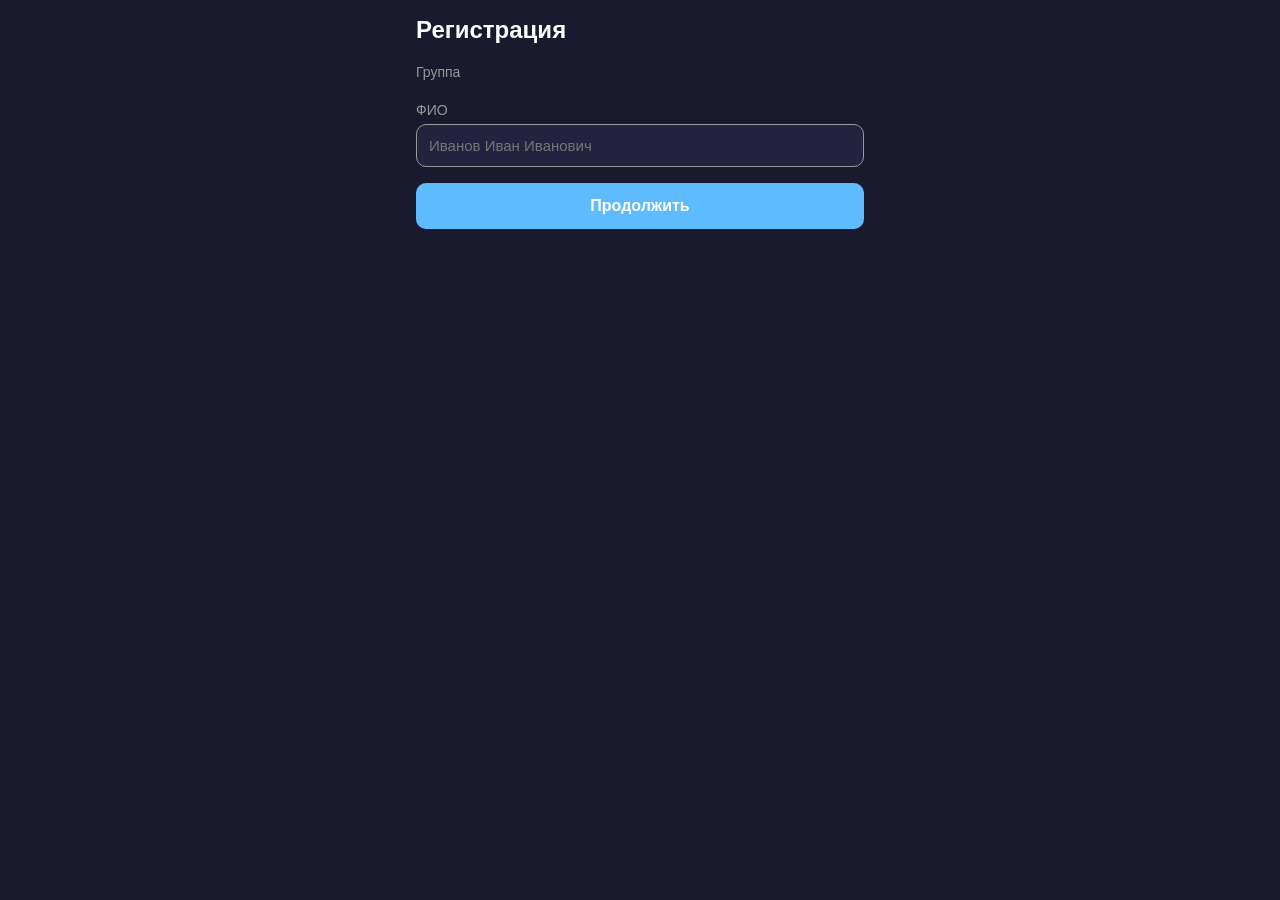
<file: webapp/index.html>
<!DOCTYPE html>
<html lang="ru">
<head>
    <meta charset="UTF-8">
    <meta name="viewport" content="width=device-width, initial-scale=1.0">
    <title>Практика: Бизнес-задачи сайтов</title>
    <script src="https://telegram.org/js/telegram-web-app.js"></script>
    <link rel="stylesheet" href="css/style.css">
</head>
<body>
    <!-- Paused -->
    <div id="screen-paused" class="screen hidden">
        <div class="done-icon" style="background:#f9a825">&#9208;</div>
        <h2>Время на сдачу практики закончено</h2>
        <p>Приём новых работ приостановлен преподавателем.</p>
    </div>

    <!-- Registration -->
    <div id="screen-register" class="screen">
        <h1>Регистрация</h1>
        <div class="form-group">
            <label>Группа</label>
            <div class="group-buttons" id="group-select"></div>
        </div>
        <div class="form-group">
            <label>ФИО</label>
            <input type="text" id="reg-name" placeholder="Иванов Иван Иванович">
        </div>
        <button class="btn-primary" id="btn-register">Продолжить</button>
    </div>

    <!-- Progress bar -->
    <div id="progress-bar" class="hidden">
        <div class="step-indicator" data-step="1"><span>1</span> Анализ</div>
        <div class="step-indicator" data-step="2"><span>2</span> Сравнение</div>
        <div class="step-indicator" data-step="3"><span>3</span> Аудит</div>
    </div>

    <!-- Step 1a: Choose site -->
    <div id="screen-step1a" class="screen hidden">
        <h2>Шаг 1: Выберите сайт</h2>
        <p class="hint">Выберите сайт для анализа и укажите, какую версию будете изучать</p>

        <div class="form-group">
            <label>Сайт</label>
            <select id="site-select"><option value="">Загрузка...</option></select>
        </div>
        <div class="form-group hidden" id="custom-url-group">
            <label>URL сайта</label>
            <input type="url" id="custom-url" placeholder="https://example.com">
        </div>

        <div class="form-group">
            <label>Версия сайта</label>
            <div class="group-buttons" id="platform-select">
                <div class="group-btn" data-val="web">WEB</div>
                <div class="group-btn" data-val="mobile">Мобильный WEB</div>
            </div>
        </div>

        <div class="nav-buttons">
            <button class="btn-primary" id="btn-next-1a">Далее</button>
        </div>
    </div>

    <!-- Step 1b: Framework -->
    <div id="screen-step1b" class="screen hidden">
        <h2>Шаг 1: Framework</h2>
        <div class="site-reminder" id="reminder-1b"></div>

        <div class="form-group">
            <label>Задача: Что хочет бизнес?</label>
            <textarea id="s1-task" rows="3"></textarea>
        </div>
        <div class="form-group">
            <label>Действие: Что должен сделать пользователь?</label>
            <textarea id="s1-action" rows="3"></textarea>
        </div>
        <div class="form-group">
            <label>Интерфейс: Как это реализовано на сайте?</label>
            <textarea id="s1-interface" rows="3"></textarea>
        </div>
        <div class="form-group">
            <label>Метрика: Как измерить результат?</label>
            <textarea id="s1-metric" rows="3"></textarea>
        </div>

        <div class="nav-buttons">
            <button class="btn-secondary" id="btn-back-1b">Назад</button>
            <button class="btn-primary" id="btn-next-1b">Далее</button>
        </div>
    </div>

    <!-- Step 1c: Additional questions -->
    <div id="screen-step1c" class="screen hidden">
        <h2>Шаг 1: Дополнительные вопросы</h2>
        <div class="site-reminder" id="reminder-1c"></div>

        <div class="form-group">
            <label>Какой главный CTA на первом экране? Насколько он очевиден?</label>
            <textarea id="s1-q1" rows="2"></textarea>
        </div>
        <div class="form-group">
            <label>Есть ли социальное доказательство (отзывы, рейтинги, кейсы)?</label>
            <textarea id="s1-q2" rows="2"></textarea>
        </div>
        <div class="form-group">
            <label>Сколько кликов нужно для целевого действия?</label>
            <div class="inline-group">
                <input type="number" id="s1-q3-num" min="1" max="20" style="width:80px" placeholder="3">
                <input type="text" id="s1-q3-comment" placeholder="Комментарий">
            </div>
        </div>
        <div class="form-group">
            <label>Решает ли сайт доп. задачи (HR, поддержка, имидж)?</label>
            <textarea id="s1-q4" rows="2"></textarea>
        </div>

        <div class="nav-buttons">
            <button class="btn-secondary" id="btn-back-1c">Назад</button>
            <button class="btn-primary" id="btn-next-1c">Сохранить и далее</button>
        </div>
    </div>

    <!-- Step 2: Comparative Analysis -->
    <div id="screen-step2" class="screen hidden">
        <h2>Шаг 2: Сравнительный анализ</h2>
        <p class="hint">Выберите 2 любых сайта и сравните их бизнес-задачи</p>

        <div class="form-group">
            <label>URL сайта 1</label>
            <input type="url" id="s2-url1" placeholder="https://lamoda.ru">
        </div>
        <div class="form-group">
            <label>URL сайта 2</label>
            <input type="url" id="s2-url2" placeholder="https://alfabank.ru">
        </div>

        <h3 id="s2-title-1">Сайт 1</h3>
        <div class="form-group">
            <label>Задача</label><textarea id="s2-s1-task" rows="2"></textarea>
        </div>
        <div class="form-group">
            <label>Аудитория</label><textarea id="s2-s1-audience" rows="2"></textarea>
        </div>
        <div class="form-group">
            <label>Главный CTA</label><textarea id="s2-s1-cta" rows="2"></textarea>
        </div>
        <div class="form-group">
            <label>Контент</label><textarea id="s2-s1-content" rows="2"></textarea>
        </div>
        <div class="form-group">
            <label>Метрика</label><textarea id="s2-s1-metric" rows="2"></textarea>
        </div>

        <h3 id="s2-title-2">Сайт 2</h3>
        <div class="form-group">
            <label>Задача</label><textarea id="s2-s2-task" rows="2"></textarea>
        </div>
        <div class="form-group">
            <label>Аудитория</label><textarea id="s2-s2-audience" rows="2"></textarea>
        </div>
        <div class="form-group">
            <label>Главный CTA</label><textarea id="s2-s2-cta" rows="2"></textarea>
        </div>
        <div class="form-group">
            <label>Контент</label><textarea id="s2-s2-content" rows="2"></textarea>
        </div>
        <div class="form-group">
            <label>Метрика</label><textarea id="s2-s2-metric" rows="2"></textarea>
        </div>

        <div class="form-group">
            <label>В чём главное отличие этих сайтов? Какой решает свою задачу лучше и почему?</label>
            <textarea id="s2-why" rows="3"></textarea>
        </div>

        <div class="nav-buttons">
            <button class="btn-secondary" id="btn-back-2">Назад</button>
            <button class="btn-primary" id="btn-next-2">Далее</button>
        </div>
    </div>

    <!-- Step 3: Audit & Recommendations -->
    <div id="screen-step3" class="screen hidden">
        <h2>Шаг 3: Аудит и рекомендации</h2>
        <div class="site-reminder" id="reminder-3"></div>

        <h3>Чек-лист</h3>
        <div id="checklist"></div>

        <h3>Рекомендации</h3>
        <div class="form-group">
            <label>Что убрать - что мешает целевому действию?</label>
            <textarea id="s3-remove" rows="3"></textarea>
        </div>
        <div class="form-group">
            <label>Что добавить - чего не хватает для конверсии?</label>
            <textarea id="s3-add" rows="3"></textarea>
        </div>
        <div class="form-group">
            <label>Что изменить - что переделать для эффективности?</label>
            <textarea id="s3-change" rows="3"></textarea>
        </div>

        <div class="nav-buttons">
            <button class="btn-secondary" id="btn-back-3">Назад</button>
            <button class="btn-primary" id="btn-submit">Сдать практику</button>
        </div>
    </div>

    <!-- Summary before submit -->
    <div id="screen-summary" class="screen hidden">
        <h2>Проверьте перед сдачей</h2>
        <div id="summary-content"></div>
        <div class="nav-buttons" style="margin-top:16px">
            <button class="btn-secondary" id="btn-back-summary">Назад</button>
            <button class="btn-primary" id="btn-confirm-submit">Подтвердить сдачу</button>
        </div>
    </div>

    <!-- Done -->
    <div id="screen-done" class="screen hidden">
        <div class="done-icon">&#10003;</div>
        <h2>Практика сдана!</h2>
        <p>Ваши ответы сохранены. Можете закрыть это окно.</p>
        <button class="btn-secondary" id="btn-review" style="margin-top:16px">Посмотреть ответы</button>
        <button class="btn-secondary" id="btn-reset" style="margin-top:8px;display:none;color:#f44336;border-color:#f44336">Обнулить и пройти заново</button>
    </div>

    <!-- Read-only review -->
    <div id="screen-review" class="screen hidden">
        <h2>Ваши ответы (только чтение)</h2>
        <div id="review-content"></div>
        <button class="btn-secondary" id="btn-back-review" style="margin-top:16px">Назад</button>
    </div>

    <script src="js/app.js"></script>
</body>
</html>
</file>
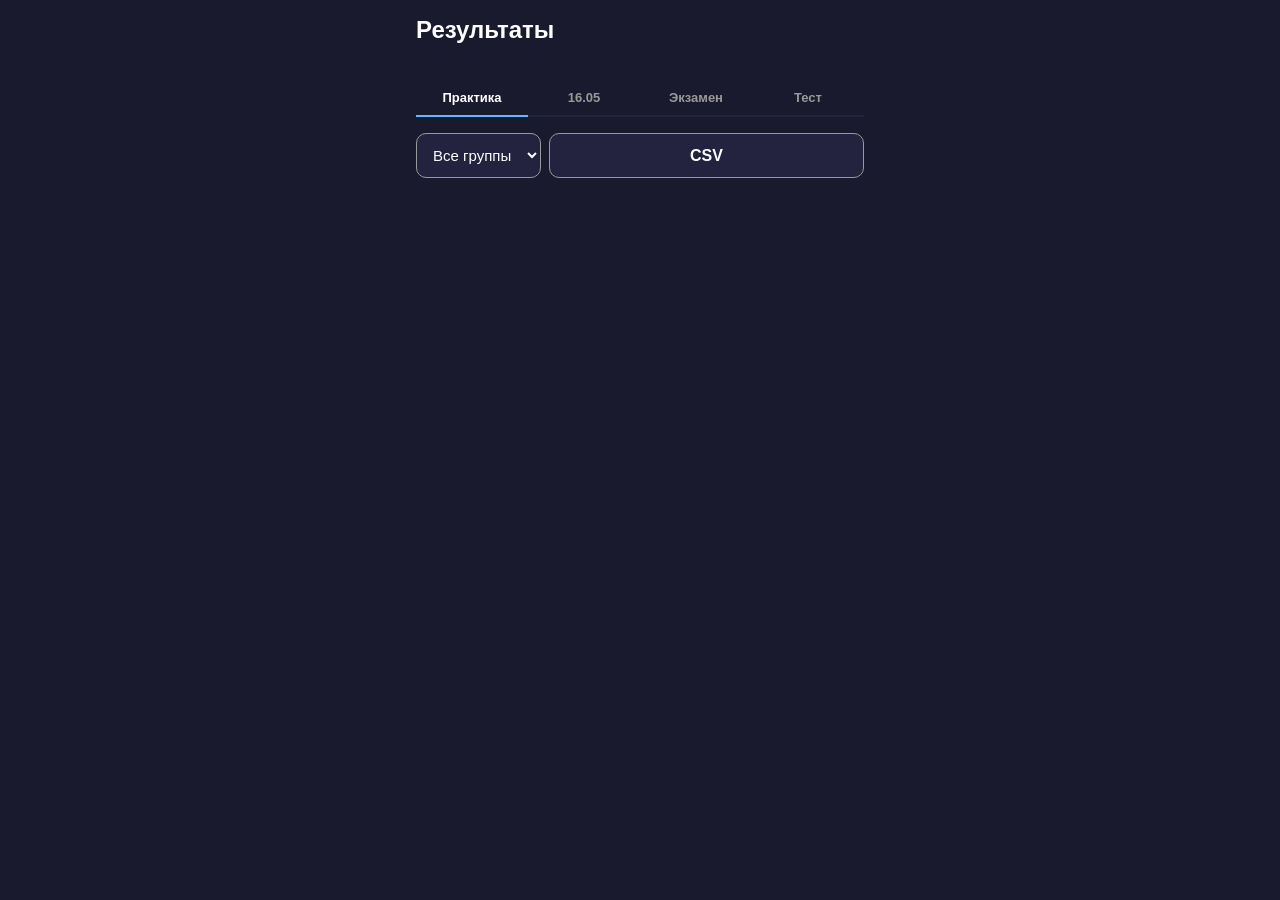
<file: webapp/admin.html>
<!DOCTYPE html>
<html lang="ru">
<head>
    <meta charset="UTF-8">
    <meta name="viewport" content="width=device-width, initial-scale=1.0">
    <title>Админ - Практика</title>
    <script src="https://telegram.org/js/telegram-web-app.js"></script>
    <link rel="stylesheet" href="css/style.css">
    <style>
        .admin-header {
            display: flex;
            justify-content: space-between;
            align-items: center;
            margin-bottom: 16px;
        }
        .filter-bar {
            display: flex;
            gap: 8px;
            margin-bottom: 16px;
        }
        .filter-bar select {
            width: auto;
            flex: 1;
        }
        .filter-bar button {
            padding: 10px 16px;
            white-space: nowrap;
        }
        .student-row {
            background: var(--secondary-bg);
            border-radius: 10px;
            padding: 12px;
            margin-bottom: 8px;
            cursor: pointer;
        }
        .student-row:hover { opacity: 0.8; }
        .student-meta {
            display: flex;
            justify-content: space-between;
            align-items: center;
        }
        .student-name { font-weight: 600; }
        .student-group { color: var(--hint); font-size: 13px; }
        .status-badge {
            padding: 4px 10px;
            border-radius: 12px;
            font-size: 12px;
            font-weight: 600;
        }
        .status-registered { background: #555; }
        .status-step_1 { background: #e65100; }
        .status-step_2 { background: #f9a825; color: #000; }
        .status-step_3 { background: #2196f3; }
        .status-in_progress { background: #f9a825; color: #000; }
        .status-submitted { background: #4caf50; }
        .student-detail { margin-top: 8px; display: none; }
        .student-detail.open { display: block; }
        .detail-step { margin-bottom: 12px; }
        .detail-step h4 { font-size: 14px; color: var(--link); margin-bottom: 4px; }
        .detail-answer { font-size: 13px; color: var(--hint); margin: 2px 0; }
        .detail-answer strong { color: var(--text); }
        .empty-state { text-align: center; color: var(--hint); padding: 40px 0; }
        .count-badge { color: var(--hint); font-size: 14px; }
    </style>
</head>
<body>
    <div class="admin-header">
        <h1>Результаты</h1>
        <span class="count-badge" id="count"></span>
    </div>

    <div class="tab-bar" style="display:flex;gap:0;margin-bottom:16px;border-bottom:2px solid var(--secondary-bg)">
        <button class="tab-btn active" data-tab="practice" style="flex:1;padding:10px;background:none;border:none;color:var(--text);font-size:13px;font-weight:600;cursor:pointer;border-bottom:2px solid var(--btn-bg);margin-bottom:-2px">Практика</button>
        <button class="tab-btn" data-tab="express" style="flex:1;padding:10px;background:none;border:none;color:var(--hint);font-size:13px;font-weight:600;cursor:pointer;border-bottom:2px solid transparent;margin-bottom:-2px">16.05</button>
        <button class="tab-btn" data-tab="exam" style="flex:1;padding:10px;background:none;border:none;color:var(--hint);font-size:13px;font-weight:600;cursor:pointer;border-bottom:2px solid transparent;margin-bottom:-2px">Экзамен</button>
        <button class="tab-btn" data-tab="quiz" style="flex:1;padding:10px;background:none;border:none;color:var(--hint);font-size:13px;font-weight:600;cursor:pointer;border-bottom:2px solid transparent;margin-bottom:-2px">Тест</button>
    </div>

    <div id="tab-practice">
        <div class="filter-bar">
            <select id="group-filter">
                <option value="">Все группы</option>
                <option value="МДК01">МДК01</option>
                <option value="МДК02">МДК02</option>
                <option value="МДК03">МДК03</option>
                <option value="МДК04">МДК04</option>
            </select>
            <button class="btn-secondary" id="btn-export">CSV</button>
        </div>
        <div id="students-list"></div>
        <div id="empty-state" class="empty-state hidden">Пока нет студентов</div>
    </div>

    <div id="tab-express" class="hidden">
        <div class="filter-bar">
            <select id="express-group-filter">
                <option value="">Все группы</option>
                <option value="МДК01">МДК01</option>
                <option value="МДК02">МДК02</option>
                <option value="МДК03">МДК03</option>
                <option value="МДК04">МДК04</option>
            </select>
            <button class="btn-secondary" id="btn-express-export">CSV</button>
        </div>
        <div id="express-students-list"></div>
        <div id="express-empty-state" class="empty-state hidden">Пока никто не делал «Практику на пару 16.05»</div>
    </div>

    <div id="tab-exam" class="hidden">
        <div class="filter-bar">
            <select id="exam-group-filter">
                <option value="">Все группы</option>
                <option value="МДК01">МДК01</option>
                <option value="МДК02">МДК02</option>
                <option value="МДК03">МДК03</option>
                <option value="МДК04">МДК04</option>
            </select>
        </div>
        <div id="exam-students-list"></div>
        <div id="exam-empty-state" class="empty-state hidden">Пока никто не сдал экзамен</div>
    </div>

    <div id="tab-quiz" class="hidden">
        <div class="filter-bar">
            <select id="quiz-group-filter">
                <option value="">Все группы</option>
                <option value="МДК01">МДК01</option>
                <option value="МДК02">МДК02</option>
                <option value="МДК03">МДК03</option>
                <option value="МДК04">МДК04</option>
            </select>
            <button class="btn-secondary" id="btn-quiz-export">CSV</button>
        </div>
        <div id="quiz-students-list"></div>
        <div id="quiz-empty-state" class="empty-state hidden">Пока никто не прошёл тест</div>
    </div>

    <script src="js/admin.js"></script>
</body>
</html>
</file>
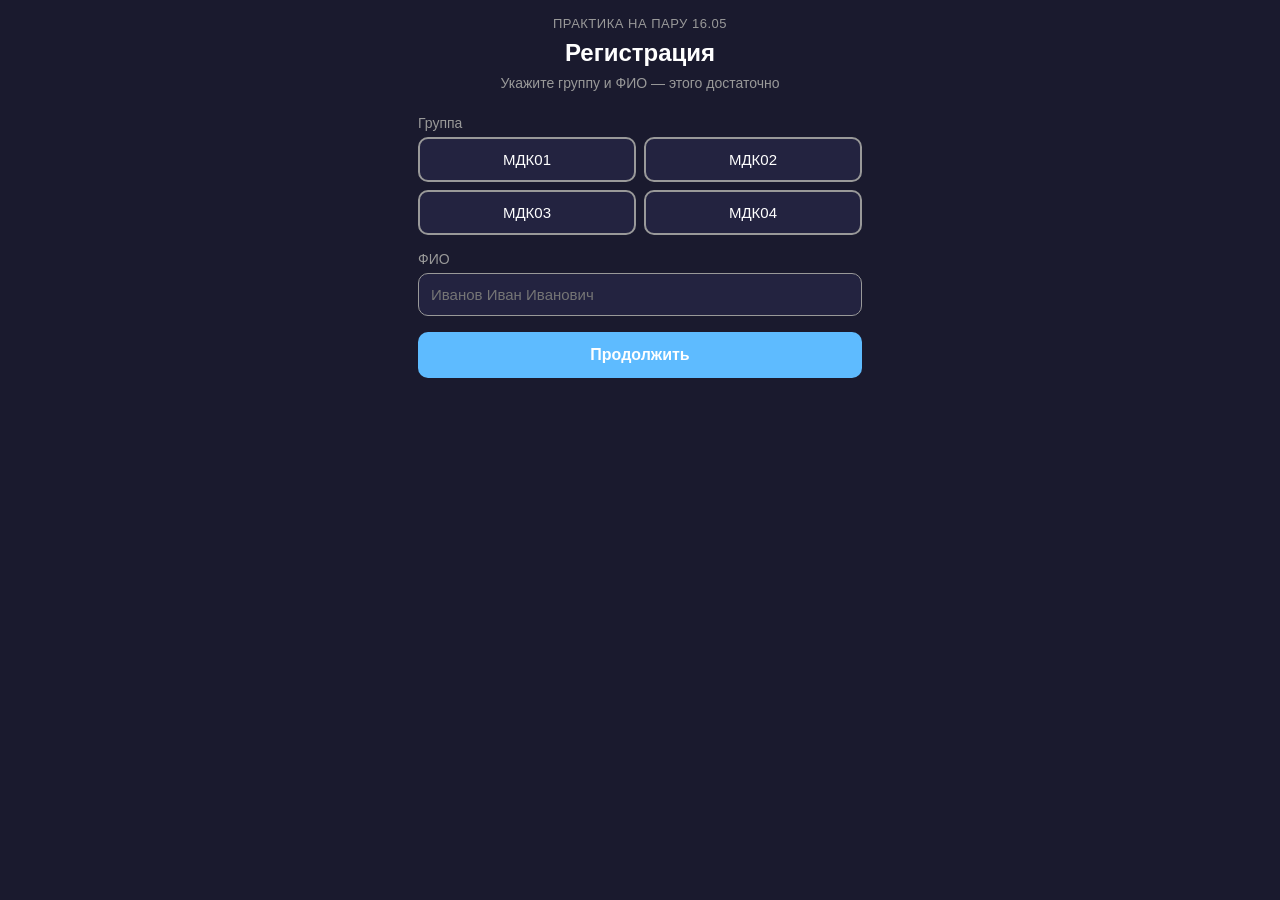
<file: webapp/express-web.html>
<!DOCTYPE html>
<html lang="ru">
<head>
    <meta charset="UTF-8">
    <meta name="viewport" content="width=device-width, initial-scale=1.0">
    <title>Практика на пару 16.05</title>
    <!-- Web-only entry point: no Telegram WebApp SDK. Auth is via /api/web-register + Bearer token. -->
    <link rel="stylesheet" href="css/style.css">
    <style>
        body {
            font-size: 16px;
            padding-left: 18px;
            padding-right: 18px;
        }

        .back-link {
            background: none;
            border: none;
            color: var(--btn-bg);
            font-size: 15px;
            font-weight: 500;
            padding: 6px 0 12px;
            margin: 0 0 4px -2px;
            cursor: pointer;
            text-align: left;
            display: inline-block;
        }
        .back-link:active { opacity: 0.5; }
        .back-link.hidden { display: none !important; }

        .express-header {
            font-size: 13px;
            color: var(--hint);
            text-align: center;
            margin-bottom: 8px;
            letter-spacing: 0.5px;
            text-transform: uppercase;
        }

        .progress-bar-track {
            height: 5px;
            background: var(--secondary-bg);
            border-radius: 3px;
            margin-bottom: 20px;
            overflow: hidden;
        }
        .progress-bar-fill {
            height: 100%;
            background: var(--btn-bg);
            transition: width 0.4s ease-out;
        }

        .step-progress {
            color: var(--hint);
            font-size: 15px;
            margin-bottom: 8px;
            font-weight: 500;
            display: flex;
            justify-content: space-between;
            gap: 10px;
            flex-wrap: wrap;
            align-items: center;
        }
        .step-progress .topic-label {
            color: var(--text);
            font-weight: 600;
        }

        .step-title {
            font-size: 22px;
            font-weight: 700;
            line-height: 1.3;
            margin-bottom: 14px;
        }

        .step-brief {
            background: var(--secondary-bg);
            border-left: 3px solid var(--btn-bg);
            padding: 14px 16px;
            border-radius: 0 10px 10px 0;
            font-size: 16px;
            line-height: 1.55;
            color: var(--text);
            margin-bottom: 22px;
            white-space: pre-wrap;
            word-wrap: break-word;
        }
        .step-brief a {
            color: var(--btn-bg);
            text-decoration: underline;
            font-weight: 600;
        }
        .step-brief a:active { opacity: 0.6; }

        .step-fields .form-group { margin-bottom: 18px; }
        .step-fields .form-group label {
            font-size: 15px;
            margin-bottom: 8px;
            display: flex;
            align-items: center;
            gap: 8px;
        }
        .step-fields textarea {
            font-size: 16px;
            line-height: 1.5;
            min-height: 110px;
            padding: 12px 14px;
        }
        .step-fields textarea::placeholder {
            color: var(--hint);
            opacity: 0.5;
            font-size: 15px;
        }

        #screen-step { padding-bottom: 96px; }
        .step-actions {
            position: sticky;
            bottom: 0;
            left: 0;
            right: 0;
            padding: 14px 0 calc(env(safe-area-inset-bottom, 0px) + 14px);
            background: linear-gradient(
                to top,
                var(--bg) 0%,
                var(--bg) 78%,
                rgba(0, 0, 0, 0) 100%
            );
            margin-top: 18px;
        }
        .step-actions .btn-primary {
            width: 100%;
            font-size: 17px;
            padding: 16px;
            font-weight: 600;
            border-radius: 12px;
        }

        .saved-pill {
            display: inline-block;
            background: rgba(94, 187, 255, 0.15);
            color: var(--btn-bg);
            font-size: 12px;
            padding: 3px 9px;
            border-radius: 10px;
            font-weight: 600;
        }

        .topic-pill {
            display: inline-flex;
            align-items: center;
            gap: 6px;
            background: var(--secondary-bg);
            color: var(--text);
            font-size: 14px;
            padding: 6px 12px;
            border-radius: 14px;
            font-weight: 600;
        }

        #screen-done {
            display: flex;
            flex-direction: column;
            align-items: center;
            justify-content: center;
            min-height: 70vh;
            text-align: center;
        }
        .done-circle {
            width: 96px;
            height: 96px;
            border-radius: 50%;
            background: var(--btn-bg);
            display: flex;
            align-items: center;
            justify-content: center;
            font-size: 40px;
            color: #fff;
            margin-bottom: 24px;
            box-shadow: 0 8px 32px rgba(94, 187, 255, 0.3);
        }
        .done-title { font-size: 24px; font-weight: 700; margin-bottom: 14px; }
        .done-msg {
            color: var(--hint);
            font-size: 16px;
            line-height: 1.5;
            max-width: 340px;
            margin-bottom: 32px;
        }
        .intro-card {
            background: var(--secondary-bg);
            border-radius: 14px;
            padding: 18px 20px;
            margin-bottom: 20px;
            font-size: 16px;
            line-height: 1.55;
            color: var(--text);
        }
        .intro-card h2 { font-size: 18px; margin-bottom: 12px; }
        .intro-card ol {
            margin: 8px 0 0 20px;
            padding: 0;
            color: var(--hint);
        }
        .intro-card ol li { margin-bottom: 8px; font-size: 15px; }
        .intro-card ol li strong { color: var(--text); }
        #screen-intro h1 { font-size: 26px; }
        #screen-intro .hint { font-size: 15px; }
        #screen-intro .btn-primary { font-size: 17px; padding: 16px; font-weight: 600; }

        /* Centre the page on desktop browsers; on mobile body width already constrained. */
        body { max-width: 480px; margin: 0 auto; }
    </style>
</head>
<body>
    <!-- Registration -->
    <div id="screen-register" class="screen hidden">
        <div class="express-header">Практика на пару 16.05</div>
        <h1 style="text-align:center;margin-bottom:8px">Регистрация</h1>
        <p class="hint" style="text-align:center;margin-bottom:24px">Укажите группу и ФИО — этого достаточно</p>
        <div class="form-group">
            <label>Группа</label>
            <div class="group-buttons" id="express-group-select">
                <div class="group-btn" data-val="МДК01">МДК01</div>
                <div class="group-btn" data-val="МДК02">МДК02</div>
                <div class="group-btn" data-val="МДК03">МДК03</div>
                <div class="group-btn" data-val="МДК04">МДК04</div>
            </div>
        </div>
        <div class="form-group">
            <label>ФИО</label>
            <input type="text" id="express-reg-name" placeholder="Иванов Иван Иванович">
        </div>
        <button class="btn-primary" id="btn-register">Продолжить</button>
    </div>

    <!-- Intro / start -->
    <div id="screen-intro" class="screen hidden">
        <div class="express-header">Практика на пару 16.05</div>
        <h1 style="text-align:center;margin-bottom:12px">Готовы начать?</h1>
        <div class="intro-card">
            <h2>3 темы, по 3 шага каждая</h2>
            <ol id="intro-topics-list"></ol>
        </div>
        <p class="hint" style="text-align:center;margin-bottom:16px">Темы проходим по порядку. Ответы сохраняются после каждого шага — можно вернуться к этой ссылке позже на этом же устройстве. После последнего шага работа уходит на ручную проверку.</p>
        <button class="btn-primary" id="btn-intro-start">Начать</button>
    </div>

    <!-- Step screen -->
    <div id="screen-step" class="screen hidden">
        <button type="button" id="btn-step-back-top" class="back-link hidden">← Назад</button>
        <div class="step-progress">
            <span id="step-progress-label">Шаг 1 из 9</span>
            <span class="topic-pill" id="topic-pill"></span>
        </div>
        <div class="progress-bar-track"><div class="progress-bar-fill" id="step-progress-fill"></div></div>
        <div class="step-title" id="step-title"></div>
        <div class="step-brief" id="step-brief"></div>
        <div class="step-fields" id="step-fields"></div>
        <div class="step-actions">
            <button class="btn-primary" id="btn-step-next">Сохранить и далее</button>
        </div>
    </div>

    <!-- Done -->
    <div id="screen-done" class="screen hidden">
        <div class="done-circle">✓</div>
        <div class="done-title">Спасибо, ваша практика принята!</div>
        <div class="done-msg">Ответы придут после ручной проверки. Эту вкладку можно закрыть.</div>
        <button class="btn-secondary" id="btn-done-close">Закрыть</button>
    </div>

    <script src="js/express.js"></script>
</body>
</html>
</file>
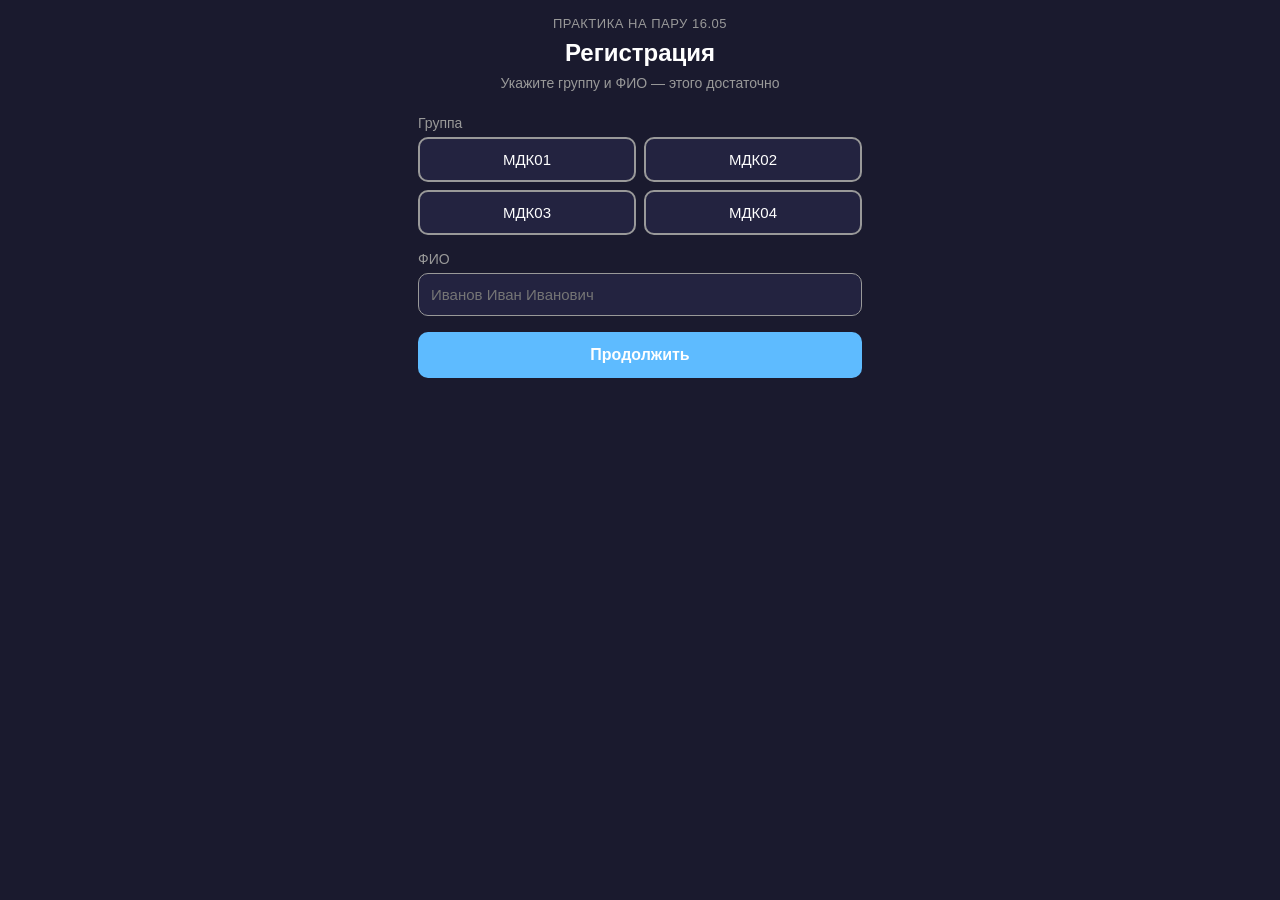
<file: webapp/express.html>
<!DOCTYPE html>
<html lang="ru">
<head>
    <meta charset="UTF-8">
    <meta name="viewport" content="width=device-width, initial-scale=1.0">
    <title>Практика на пару 16.05</title>
    <script src="https://telegram.org/js/telegram-web-app.js"></script>
    <link rel="stylesheet" href="css/style.css">
    <style>
        body {
            font-size: 16px;
            padding-left: 18px;
            padding-right: 18px;
        }

        .back-link {
            background: none;
            border: none;
            color: var(--btn-bg);
            font-size: 15px;
            font-weight: 500;
            padding: 6px 0 12px;
            margin: 0 0 4px -2px;
            cursor: pointer;
            text-align: left;
            display: inline-block;
        }
        .back-link:active { opacity: 0.5; }
        .back-link.hidden { display: none !important; }

        .express-header {
            font-size: 13px;
            color: var(--hint);
            text-align: center;
            margin-bottom: 8px;
            letter-spacing: 0.5px;
            text-transform: uppercase;
        }

        .progress-bar-track {
            height: 5px;
            background: var(--secondary-bg);
            border-radius: 3px;
            margin-bottom: 20px;
            overflow: hidden;
        }
        .progress-bar-fill {
            height: 100%;
            background: var(--btn-bg);
            transition: width 0.4s ease-out;
        }

        .step-progress {
            color: var(--hint);
            font-size: 15px;
            margin-bottom: 8px;
            font-weight: 500;
            display: flex;
            justify-content: space-between;
            gap: 10px;
            flex-wrap: wrap;
            align-items: center;
        }
        .step-progress .topic-label {
            color: var(--text);
            font-weight: 600;
        }

        .step-title {
            font-size: 22px;
            font-weight: 700;
            line-height: 1.3;
            margin-bottom: 14px;
        }

        .step-brief {
            background: var(--secondary-bg);
            border-left: 3px solid var(--btn-bg);
            padding: 14px 16px;
            border-radius: 0 10px 10px 0;
            font-size: 16px;
            line-height: 1.55;
            color: var(--text);
            margin-bottom: 22px;
            white-space: pre-wrap;
            word-wrap: break-word;
        }
        .step-brief a {
            color: var(--btn-bg);
            text-decoration: underline;
            font-weight: 600;
        }
        .step-brief a:active { opacity: 0.6; }

        .step-fields .form-group { margin-bottom: 18px; }
        .step-fields .form-group label {
            font-size: 15px;
            margin-bottom: 8px;
            display: flex;
            align-items: center;
            gap: 8px;
        }
        .step-fields textarea {
            font-size: 16px;            /* iOS не зумит при фокусе на 16+ */
            line-height: 1.5;
            min-height: 110px;
            padding: 12px 14px;
        }
        .step-fields textarea::placeholder {
            color: var(--hint);
            opacity: 0.5;
            font-size: 15px;
        }

        /* Sticky action bar pinned at the bottom of the viewport. */
        #screen-step { padding-bottom: 96px; }
        .step-actions {
            position: sticky;
            bottom: 0;
            left: 0;
            right: 0;
            padding: 14px 0 calc(env(safe-area-inset-bottom, 0px) + 14px);
            background: linear-gradient(
                to top,
                var(--bg) 0%,
                var(--bg) 78%,
                rgba(0, 0, 0, 0) 100%
            );
            margin-top: 18px;
        }
        .step-actions .btn-primary {
            width: 100%;
            font-size: 17px;
            padding: 16px;
            font-weight: 600;
            border-radius: 12px;
        }

        .saved-pill {
            display: inline-block;
            background: rgba(94, 187, 255, 0.15);
            color: var(--btn-bg);
            font-size: 12px;
            padding: 3px 9px;
            border-radius: 10px;
            font-weight: 600;
        }

        .topic-pill {
            display: inline-flex;
            align-items: center;
            gap: 6px;
            background: var(--secondary-bg);
            color: var(--text);
            font-size: 14px;
            padding: 6px 12px;
            border-radius: 14px;
            font-weight: 600;
        }

        #screen-done {
            display: flex;
            flex-direction: column;
            align-items: center;
            justify-content: center;
            min-height: 70vh;
            text-align: center;
        }
        .done-circle {
            width: 96px;
            height: 96px;
            border-radius: 50%;
            background: var(--btn-bg);
            display: flex;
            align-items: center;
            justify-content: center;
            font-size: 40px;
            color: #fff;
            margin-bottom: 24px;
            box-shadow: 0 8px 32px rgba(94, 187, 255, 0.3);
        }
        .done-title { font-size: 24px; font-weight: 700; margin-bottom: 14px; }
        .done-msg {
            color: var(--hint);
            font-size: 16px;
            line-height: 1.5;
            max-width: 340px;
            margin-bottom: 32px;
        }
        .intro-card {
            background: var(--secondary-bg);
            border-radius: 14px;
            padding: 18px 20px;
            margin-bottom: 20px;
            font-size: 16px;
            line-height: 1.55;
            color: var(--text);
        }
        .intro-card h2 { font-size: 18px; margin-bottom: 12px; }
        .intro-card ol {
            margin: 8px 0 0 20px;
            padding: 0;
            color: var(--hint);
        }
        .intro-card ol li { margin-bottom: 8px; font-size: 15px; }
        .intro-card ol li strong { color: var(--text); }
        #screen-intro h1 { font-size: 26px; }
        #screen-intro .hint { font-size: 15px; }
        #screen-intro .btn-primary { font-size: 17px; padding: 16px; font-weight: 600; }
    </style>
</head>
<body>
    <!-- Registration -->
    <div id="screen-register" class="screen hidden">
        <div class="express-header">Практика на пару 16.05</div>
        <h1 style="text-align:center;margin-bottom:8px">Регистрация</h1>
        <p class="hint" style="text-align:center;margin-bottom:24px">Укажите группу и ФИО — этого достаточно</p>
        <div class="form-group">
            <label>Группа</label>
            <div class="group-buttons" id="express-group-select">
                <div class="group-btn" data-val="МДК01">МДК01</div>
                <div class="group-btn" data-val="МДК02">МДК02</div>
                <div class="group-btn" data-val="МДК03">МДК03</div>
                <div class="group-btn" data-val="МДК04">МДК04</div>
            </div>
        </div>
        <div class="form-group">
            <label>ФИО</label>
            <input type="text" id="express-reg-name" placeholder="Иванов Иван Иванович">
        </div>
        <button class="btn-primary" id="btn-register">Продолжить</button>
    </div>

    <!-- Intro / start -->
    <div id="screen-intro" class="screen hidden">
        <div class="express-header">Практика на пару 16.05</div>
        <h1 style="text-align:center;margin-bottom:12px">Готовы начать?</h1>
        <div class="intro-card">
            <h2>3 темы, по 3 шага каждая</h2>
            <ol id="intro-topics-list"></ol>
        </div>
        <p class="hint" style="text-align:center;margin-bottom:16px">Темы проходим по порядку. Ответы сохраняются после каждого шага — можно вернуться к окну позже. После последнего шага работа уходит на ручную проверку.</p>
        <button class="btn-primary" id="btn-intro-start">Начать</button>
    </div>

    <!-- Step screen -->
    <div id="screen-step" class="screen hidden">
        <button type="button" id="btn-step-back-top" class="back-link hidden">← Назад</button>
        <div class="step-progress">
            <span id="step-progress-label">Шаг 1 из 9</span>
            <span class="topic-pill" id="topic-pill"></span>
        </div>
        <div class="progress-bar-track"><div class="progress-bar-fill" id="step-progress-fill"></div></div>
        <div class="step-title" id="step-title"></div>
        <div class="step-brief" id="step-brief"></div>
        <div class="step-fields" id="step-fields"></div>
        <div class="step-actions">
            <button class="btn-primary" id="btn-step-next">Сохранить и далее</button>
        </div>
    </div>

    <!-- Done -->
    <div id="screen-done" class="screen hidden">
        <div class="done-circle">✓</div>
        <div class="done-title">Спасибо, ваша практика принята!</div>
        <div class="done-msg">Ответы придут после ручной проверки. Можно закрыть окно.</div>
        <button class="btn-secondary" onclick="Telegram.WebApp.close()">Закрыть</button>
    </div>

    <script src="js/express.js"></script>
</body>
</html>
</file>
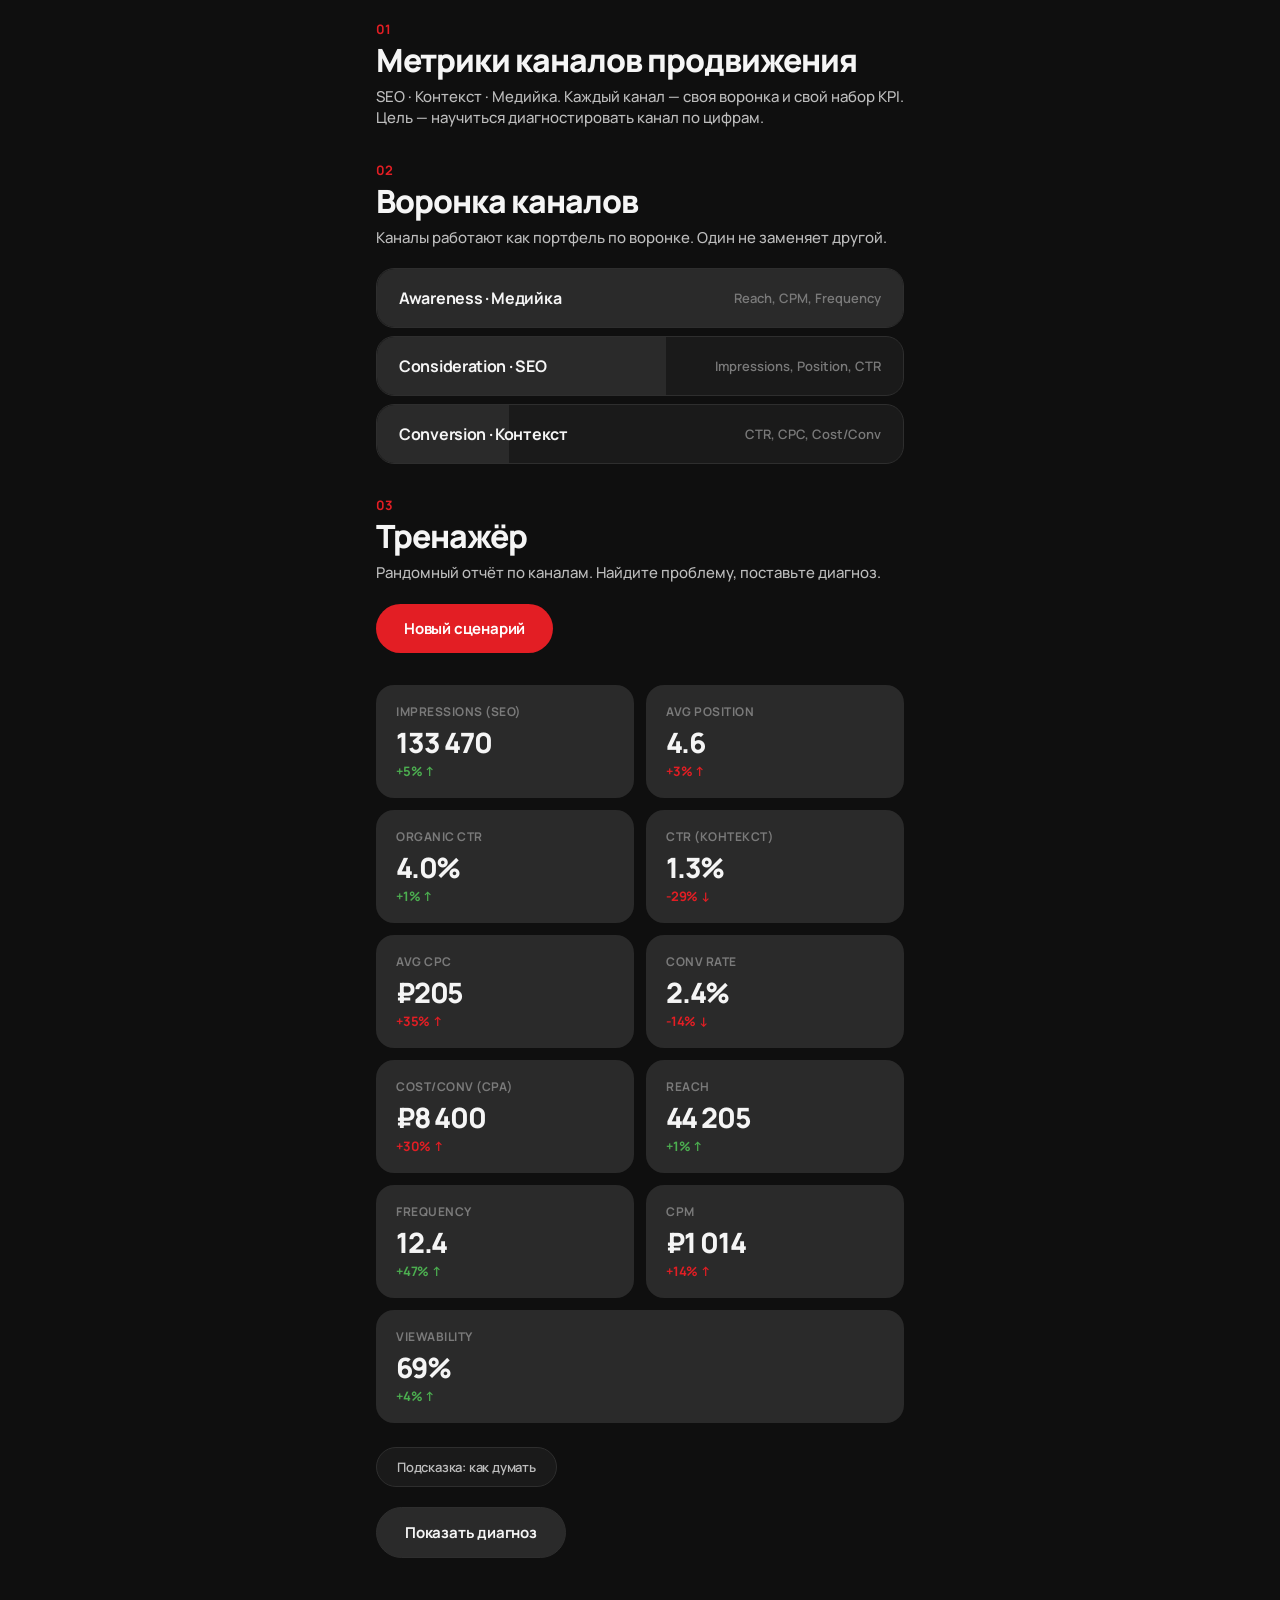
<file: webapp/metrics-channels.html>
<!DOCTYPE html>
<html lang="ru">
<head>
    <meta charset="UTF-8">
    <meta name="viewport" content="width=device-width, initial-scale=1.0">
    <title>Тренажёр метрик каналов</title>
    <script src="https://telegram.org/js/telegram-web-app.js"></script>
    <link rel="stylesheet" href="css/metrics.css">
</head>
<body>
    <!-- ===== Header ===== -->
    <div class="section-block">
        <div class="section-label">01</div>
        <h2 class="section-title">Метрики каналов продвижения</h2>
        <p class="section-desc">SEO · Контекст · Медийка. Каждый канал — своя воронка и свой набор KPI. Цель — научиться диагностировать канал по цифрам.</p>
    </div>

    <!-- ===== Funnel of Channels ===== -->
    <div class="section-block">
        <div class="section-label">02</div>
        <h2 class="section-title">Воронка каналов</h2>
        <p class="section-desc">Каналы работают как портфель по воронке. Один не заменяет другой.</p>

        <div class="funnel">
            <div class="funnel-step">
                <div class="funnel-bar">
                    <div class="funnel-fill" style="width:100%"></div>
                    <span class="funnel-label">Awareness · Медийка</span>
                    <span class="funnel-pct">Reach, CPM, Frequency</span>
                </div>
            </div>
            <div class="funnel-step">
                <div class="funnel-bar">
                    <div class="funnel-fill" style="width:55%"></div>
                    <span class="funnel-label">Consideration · SEO</span>
                    <span class="funnel-pct">Impressions, Position, CTR</span>
                </div>
            </div>
            <div class="funnel-step">
                <div class="funnel-bar">
                    <div class="funnel-fill" style="width:25%"></div>
                    <span class="funnel-label">Conversion · Контекст</span>
                    <span class="funnel-pct">CTR, CPC, Cost/Conv</span>
                </div>
            </div>
        </div>
    </div>

    <!-- ===== Trainer ===== -->
    <div class="section-block" id="section-trainer">
        <div class="section-label">03</div>
        <h2 class="section-title">Тренажёр</h2>
        <p class="section-desc">Рандомный отчёт по каналам. Найдите проблему, поставьте диагноз.</p>
        <button class="btn-primary" id="btn-new-scenario">Новый сценарий</button>
    </div>

    <div id="metrics-grid" class="metrics-grid"></div>

    <!-- Thinking Model hint -->
    <div class="hint-block">
        <button class="btn-hint" id="btn-show-hint">Подсказка: как думать</button>
        <div id="hint-content" class="hint-content">
            <div class="hint-title">Диагностика канала</div>
            <div class="hint-questions">
                <div class="hint-q">1. Где узкое место в воронке? <span>Показы → CTR → Клики → Conv Rate → CPA</span></div>
                <div class="hint-q">2. Что провалилось? <span>Таргетинг, объявление, посадочная или оффер?</span></div>
                <div class="hint-q">3. Сценарий по каналу. <span>SEO: сниппет, позиция. Контекст: семантика, минус-слова. Медийка: площадки, частота.</span></div>
                <div class="hint-q">4. Что будет, если не чинить? <span>CTR падает → CPC растёт → CPA взрывается.</span></div>
            </div>
        </div>
    </div>

    <!-- Diagnosis -->
    <div class="diagnosis-block">
        <button class="btn-secondary" id="btn-show-diagnosis">Показать диагноз</button>
        <pre id="diagnosis-content" class="diagnosis-content"></pre>
    </div>

    <!-- Hypothesis form -->
    <div id="hypothesis-block" class="hypothesis-block" style="display:none">
        <div class="hypothesis-title">Сформулируй гипотезу</div>
        <p class="hint">Формат: Если [действие], то [результат], потому что [причина]</p>
        <textarea id="hypothesis-text" rows="3" placeholder="Если добавить минус-слова и сузить соответствия, то Conv Rate вырастет, потому что сейчас трафик нецелевой..."></textarea>
        <button class="btn-primary btn-small" id="btn-save-hypothesis">Готово</button>
        <div id="hypothesis-result" class="hypothesis-result"></div>
    </div>

    <script src="js/metrics-channels.js"></script>
    <script>
        if (window.Telegram && window.Telegram.WebApp) {
            var tg = window.Telegram.WebApp;
            tg.ready();
            tg.expand();
        }
    </script>
</body>
</html>
</file>
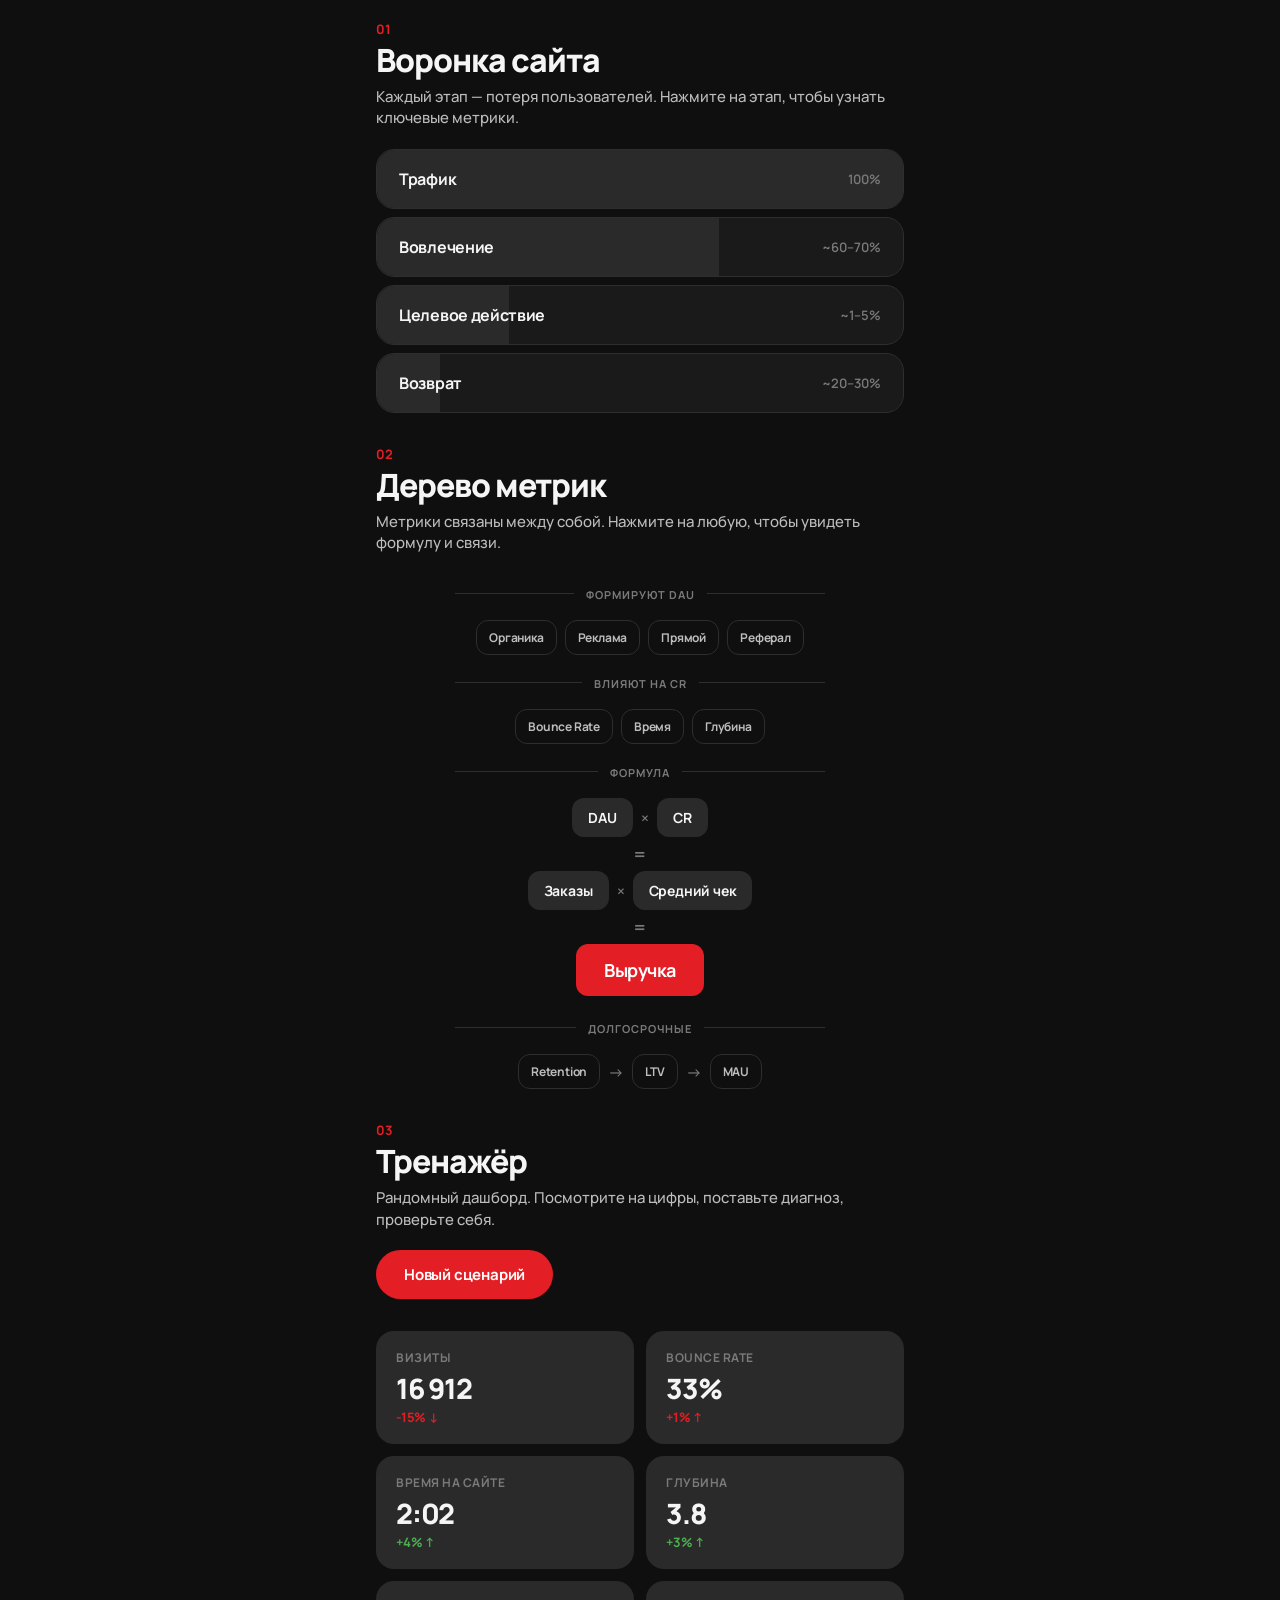
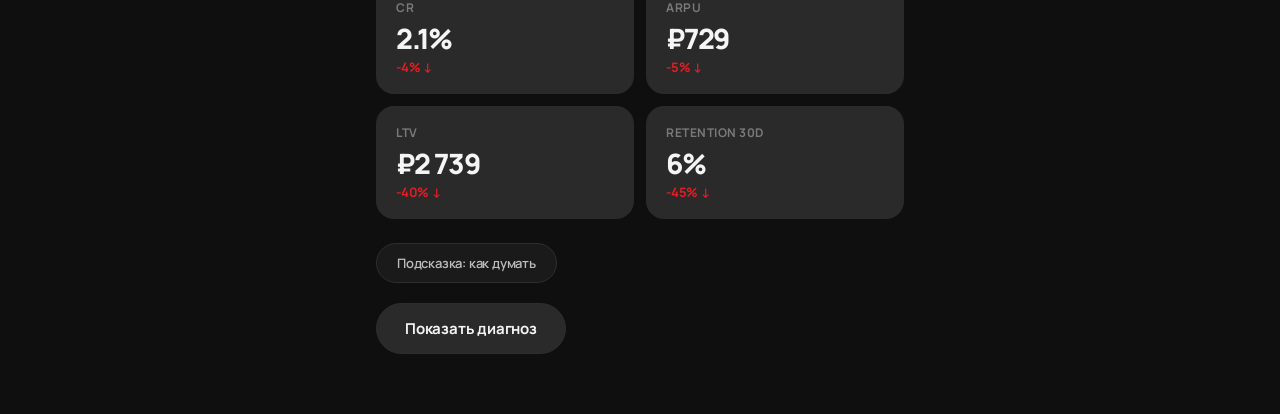
<file: webapp/metrics-web.html>
<!DOCTYPE html>
<html lang="ru">
<head>
    <meta charset="UTF-8">
    <meta name="viewport" content="width=device-width, initial-scale=1.0">
    <title>Метрики сайта</title>
    <link rel="stylesheet" href="css/metrics.css">
</head>
<body>
    <!-- ===== SECTION 1: Funnel ===== -->
    <div class="section-block" id="section-funnel">
        <div class="section-label">01</div>
        <h2 class="section-title">Воронка сайта</h2>
        <p class="section-desc">Каждый этап — потеря пользователей. Нажмите на этап, чтобы узнать ключевые метрики.</p>

        <div class="funnel">
            <div class="funnel-step" data-step="traffic" onclick="showFunnelInfo(this)">
                <div class="funnel-bar">
                    <div class="funnel-fill" style="width:100%"></div>
                    <span class="funnel-label">Трафик</span>
                    <span class="funnel-pct">100%</span>
                </div>
            </div>
            <div class="funnel-step" data-step="engagement" onclick="showFunnelInfo(this)">
                <div class="funnel-bar">
                    <div class="funnel-fill" style="width:65%"></div>
                    <span class="funnel-label">Вовлечение</span>
                    <span class="funnel-pct">~60–70%</span>
                </div>
            </div>
            <div class="funnel-step" data-step="action" onclick="showFunnelInfo(this)">
                <div class="funnel-bar">
                    <div class="funnel-fill" style="width:25%"></div>
                    <span class="funnel-label">Целевое действие</span>
                    <span class="funnel-pct">~1–5%</span>
                </div>
            </div>
            <div class="funnel-step" data-step="retention" onclick="showFunnelInfo(this)">
                <div class="funnel-bar">
                    <div class="funnel-fill" style="width:12%"></div>
                    <span class="funnel-label">Возврат</span>
                    <span class="funnel-pct">~20–30%</span>
                </div>
            </div>
        </div>

        <div id="funnel-info" class="funnel-info"></div>
    </div>

    <!-- ===== SECTION 2: Metrics Tree ===== -->
    <div class="section-block" id="section-tree">
        <div class="section-label">02</div>
        <h2 class="section-title">Дерево метрик</h2>
        <p class="section-desc">Метрики связаны между собой. Нажмите на любую, чтобы увидеть формулу и связи.</p>

        <div class="tree">
            <!-- Traffic sources → DAU -->
            <div class="tree-divider">
                <span>формируют DAU</span>
            </div>
            <div class="tree-level">
                <div class="tree-node tree-leaf" data-key="organic" onclick="showTreeInfo('organic')">Органика</div>
                <div class="tree-node tree-leaf" data-key="paid" onclick="showTreeInfo('paid')">Реклама</div>
                <div class="tree-node tree-leaf" data-key="direct" onclick="showTreeInfo('direct')">Прямой</div>
                <div class="tree-node tree-leaf" data-key="referral" onclick="showTreeInfo('referral')">Реферал</div>
            </div>

            <!-- Behavioral → CR -->
            <div class="tree-divider">
                <span>влияют на CR</span>
            </div>
            <div class="tree-level">
                <div class="tree-node tree-leaf" data-key="bounce" onclick="showTreeInfo('bounce')">Bounce Rate</div>
                <div class="tree-node tree-leaf" data-key="time" onclick="showTreeInfo('time')">Время</div>
                <div class="tree-node tree-leaf" data-key="depth" onclick="showTreeInfo('depth')">Глубина</div>
            </div>

            <div class="tree-divider">
                <span>формула</span>
            </div>

            <!-- DAU × CR -->
            <div class="tree-level">
                <div class="tree-node" data-key="dau" onclick="showTreeInfo('dau')">DAU</div>
                <div class="tree-x">&times;</div>
                <div class="tree-node" data-key="cr" onclick="showTreeInfo('cr')">CR</div>
            </div>
            <div class="tree-connector">=</div>

            <!-- Orders × AOV -->
            <div class="tree-level">
                <div class="tree-node" data-key="orders" onclick="showTreeInfo('orders')">Заказы</div>
                <div class="tree-x">&times;</div>
                <div class="tree-node" data-key="aov" onclick="showTreeInfo('aov')">Средний чек</div>
            </div>
            <div class="tree-connector">=</div>

            <!-- Revenue -->
            <div class="tree-level tree-level-root">
                <div class="tree-node tree-root" data-key="revenue" onclick="showTreeInfo('revenue')">Выручка</div>
            </div>

            <!-- Long-term -->
            <div class="tree-divider">
                <span>долгосрочные</span>
            </div>
            <div class="tree-level">
                <div class="tree-node tree-leaf" data-key="retention" onclick="showTreeInfo('retention')">Retention</div>
                <div class="tree-x">→</div>
                <div class="tree-node tree-leaf" data-key="ltv" onclick="showTreeInfo('ltv')">LTV</div>
                <div class="tree-x">→</div>
                <div class="tree-node tree-leaf" data-key="mau" onclick="showTreeInfo('mau')">MAU</div>
            </div>
        </div>

        <div id="tree-info" class="tree-info"></div>
    </div>

    <!-- ===== SECTION 3: Trainer ===== -->
    <div class="section-block" id="section-trainer">
        <div class="section-label">03</div>
        <h2 class="section-title">Тренажёр</h2>
        <p class="section-desc">Рандомный дашборд. Посмотрите на цифры, поставьте диагноз, проверьте себя.</p>
        <button class="btn-primary" id="btn-new-scenario">Новый сценарий</button>
    </div>

    <div id="metrics-grid" class="metrics-grid"></div>

    <!-- Thinking Model hint -->
    <div class="hint-block">
        <button class="btn-hint" id="btn-show-hint">Подсказка: как думать</button>
        <div id="hint-content" class="hint-content">
            <div class="hint-title">Модель разбора задачи</div>
            <div class="hint-questions">
                <div class="hint-q">1. Где узкое место? <span>Трафик? Конверсия? Продукт? Удержание?</span></div>
                <div class="hint-q">2. Где деньги? <span>Как это влияет на выручку?</span></div>
                <div class="hint-q">3. Где рычаг? <span>Что даст максимальный эффект при минимальном усилии?</span></div>
                <div class="hint-q">4. Что будет, если ничего не делать? <span>Какой прогноз без действий?</span></div>
            </div>
        </div>
    </div>

    <!-- Diagnosis -->
    <div class="diagnosis-block">
        <button class="btn-secondary" id="btn-show-diagnosis">Показать диагноз</button>
        <pre id="diagnosis-content" class="diagnosis-content"></pre>
    </div>

    <!-- Hypothesis form -->
    <div id="hypothesis-block" class="hypothesis-block" style="display:none">
        <div class="hypothesis-title">Сформулируй гипотезу</div>
        <p class="hint">Формат: Если [действие], то [результат], потому что [причина]</p>
        <textarea id="hypothesis-text" rows="3" placeholder="Если упростить форму заявки, то конверсия вырастет, потому что сейчас пользователи бросают на третьем шаге..."></textarea>
        <button class="btn-primary btn-small" id="btn-save-hypothesis">Готово</button>
        <div id="hypothesis-result" class="hypothesis-result"></div>
    </div>

    <script src="js/metrics-funnel.js"></script>
    <script src="js/metrics.js"></script>
</body>
</html>
</file>
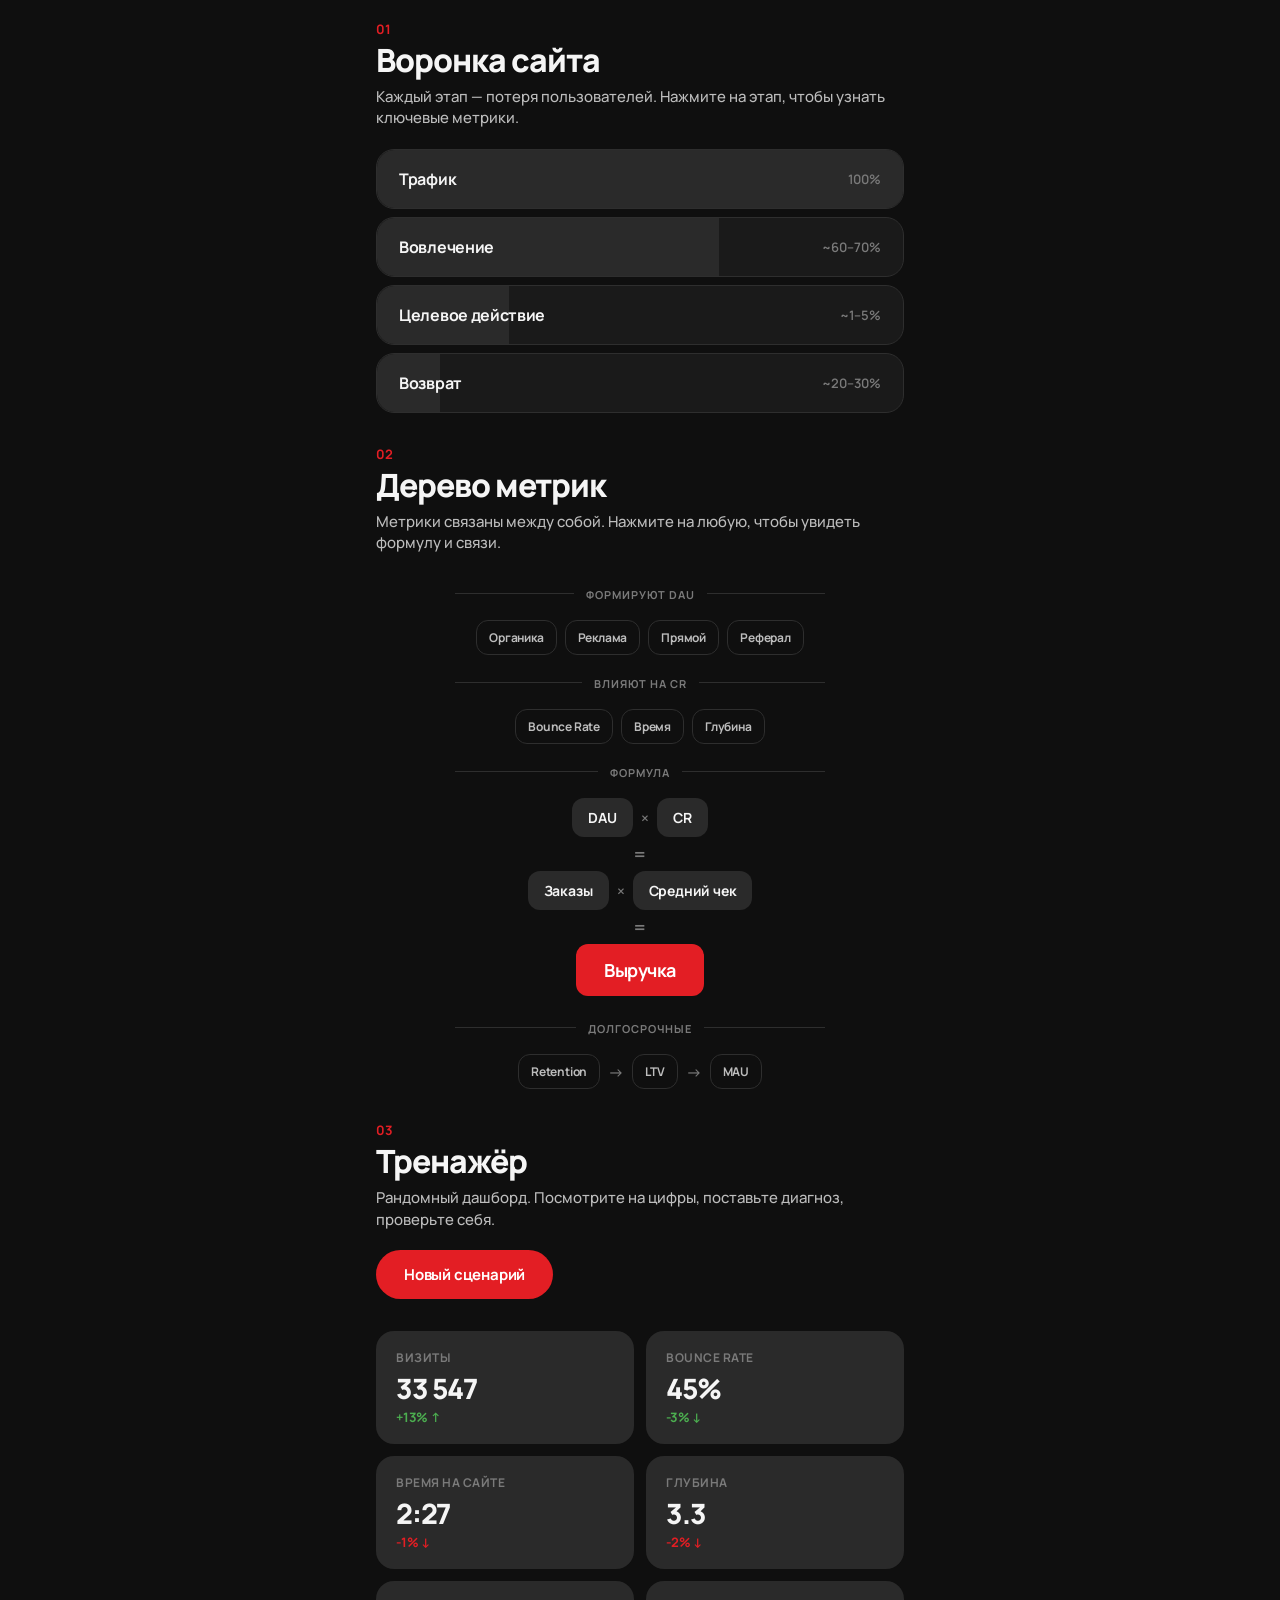
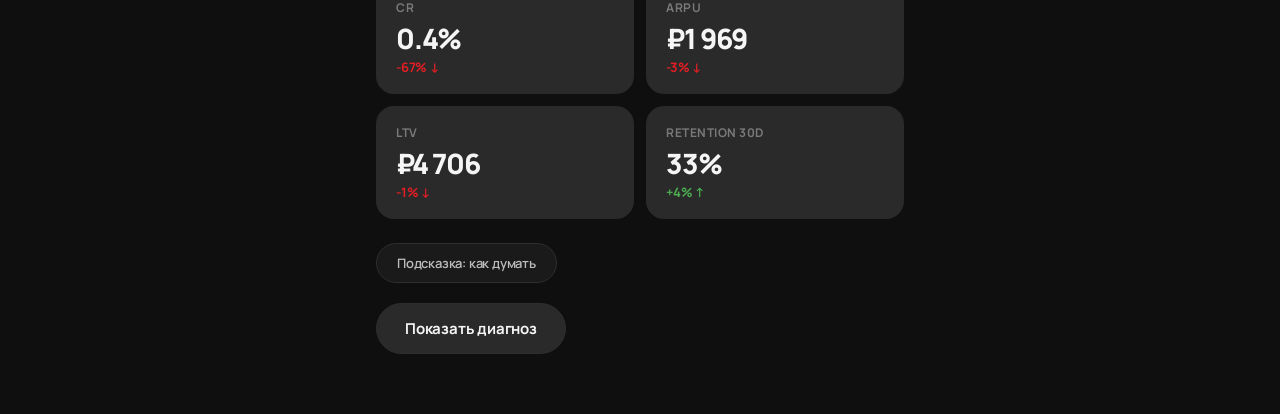
<file: webapp/metrics.html>
<!DOCTYPE html>
<html lang="ru">
<head>
    <meta charset="UTF-8">
    <meta name="viewport" content="width=device-width, initial-scale=1.0">
    <title>Метрики сайта</title>
    <script src="https://telegram.org/js/telegram-web-app.js"></script>
    <link rel="stylesheet" href="css/metrics.css">
</head>
<body>
    <!-- ===== SECTION 1: Funnel ===== -->
    <div class="section-block" id="section-funnel">
        <div class="section-label">01</div>
        <h2 class="section-title">Воронка сайта</h2>
        <p class="section-desc">Каждый этап — потеря пользователей. Нажмите на этап, чтобы узнать ключевые метрики.</p>

        <div class="funnel">
            <div class="funnel-step" data-step="traffic" onclick="showFunnelInfo(this)">
                <div class="funnel-bar">
                    <div class="funnel-fill" style="width:100%"></div>
                    <span class="funnel-label">Трафик</span>
                    <span class="funnel-pct">100%</span>
                </div>
            </div>
            <div class="funnel-step" data-step="engagement" onclick="showFunnelInfo(this)">
                <div class="funnel-bar">
                    <div class="funnel-fill" style="width:65%"></div>
                    <span class="funnel-label">Вовлечение</span>
                    <span class="funnel-pct">~60–70%</span>
                </div>
            </div>
            <div class="funnel-step" data-step="action" onclick="showFunnelInfo(this)">
                <div class="funnel-bar">
                    <div class="funnel-fill" style="width:25%"></div>
                    <span class="funnel-label">Целевое действие</span>
                    <span class="funnel-pct">~1–5%</span>
                </div>
            </div>
            <div class="funnel-step" data-step="retention" onclick="showFunnelInfo(this)">
                <div class="funnel-bar">
                    <div class="funnel-fill" style="width:12%"></div>
                    <span class="funnel-label">Возврат</span>
                    <span class="funnel-pct">~20–30%</span>
                </div>
            </div>
        </div>

        <div id="funnel-info" class="funnel-info"></div>
    </div>

    <!-- ===== SECTION 2: Metrics Tree ===== -->
    <div class="section-block" id="section-tree">
        <div class="section-label">02</div>
        <h2 class="section-title">Дерево метрик</h2>
        <p class="section-desc">Метрики связаны между собой. Нажмите на любую, чтобы увидеть формулу и связи.</p>

        <div class="tree">
            <!-- Traffic sources → DAU -->
            <div class="tree-divider">
                <span>формируют DAU</span>
            </div>
            <div class="tree-level">
                <div class="tree-node tree-leaf" data-key="organic" onclick="showTreeInfo('organic')">Органика</div>
                <div class="tree-node tree-leaf" data-key="paid" onclick="showTreeInfo('paid')">Реклама</div>
                <div class="tree-node tree-leaf" data-key="direct" onclick="showTreeInfo('direct')">Прямой</div>
                <div class="tree-node tree-leaf" data-key="referral" onclick="showTreeInfo('referral')">Реферал</div>
            </div>

            <!-- Behavioral → CR -->
            <div class="tree-divider">
                <span>влияют на CR</span>
            </div>
            <div class="tree-level">
                <div class="tree-node tree-leaf" data-key="bounce" onclick="showTreeInfo('bounce')">Bounce Rate</div>
                <div class="tree-node tree-leaf" data-key="time" onclick="showTreeInfo('time')">Время</div>
                <div class="tree-node tree-leaf" data-key="depth" onclick="showTreeInfo('depth')">Глубина</div>
            </div>

            <div class="tree-divider">
                <span>формула</span>
            </div>

            <!-- DAU × CR -->
            <div class="tree-level">
                <div class="tree-node" data-key="dau" onclick="showTreeInfo('dau')">DAU</div>
                <div class="tree-x">&times;</div>
                <div class="tree-node" data-key="cr" onclick="showTreeInfo('cr')">CR</div>
            </div>
            <div class="tree-connector">=</div>

            <!-- Orders × AOV -->
            <div class="tree-level">
                <div class="tree-node" data-key="orders" onclick="showTreeInfo('orders')">Заказы</div>
                <div class="tree-x">&times;</div>
                <div class="tree-node" data-key="aov" onclick="showTreeInfo('aov')">Средний чек</div>
            </div>
            <div class="tree-connector">=</div>

            <!-- Revenue -->
            <div class="tree-level tree-level-root">
                <div class="tree-node tree-root" data-key="revenue" onclick="showTreeInfo('revenue')">Выручка</div>
            </div>

            <!-- Long-term -->
            <div class="tree-divider">
                <span>долгосрочные</span>
            </div>
            <div class="tree-level">
                <div class="tree-node tree-leaf" data-key="retention" onclick="showTreeInfo('retention')">Retention</div>
                <div class="tree-x">→</div>
                <div class="tree-node tree-leaf" data-key="ltv" onclick="showTreeInfo('ltv')">LTV</div>
                <div class="tree-x">→</div>
                <div class="tree-node tree-leaf" data-key="mau" onclick="showTreeInfo('mau')">MAU</div>
            </div>
        </div>

        <div id="tree-info" class="tree-info"></div>
    </div>

    <!-- ===== SECTION 3: Trainer ===== -->
    <div class="section-block" id="section-trainer">
        <div class="section-label">03</div>
        <h2 class="section-title">Тренажёр</h2>
        <p class="section-desc">Рандомный дашборд. Посмотрите на цифры, поставьте диагноз, проверьте себя.</p>
        <button class="btn-primary" id="btn-new-scenario">Новый сценарий</button>
    </div>

    <div id="metrics-grid" class="metrics-grid"></div>

    <!-- Thinking Model hint -->
    <div class="hint-block">
        <button class="btn-hint" id="btn-show-hint">Подсказка: как думать</button>
        <div id="hint-content" class="hint-content">
            <div class="hint-title">Модель разбора задачи</div>
            <div class="hint-questions">
                <div class="hint-q">1. Где узкое место? <span>Трафик? Конверсия? Продукт? Удержание?</span></div>
                <div class="hint-q">2. Где деньги? <span>Как это влияет на выручку?</span></div>
                <div class="hint-q">3. Где рычаг? <span>Что даст максимальный эффект при минимальном усилии?</span></div>
                <div class="hint-q">4. Что будет, если ничего не делать? <span>Какой прогноз без действий?</span></div>
            </div>
        </div>
    </div>

    <!-- Diagnosis -->
    <div class="diagnosis-block">
        <button class="btn-secondary" id="btn-show-diagnosis">Показать диагноз</button>
        <pre id="diagnosis-content" class="diagnosis-content"></pre>
    </div>

    <!-- Hypothesis form -->
    <div id="hypothesis-block" class="hypothesis-block" style="display:none">
        <div class="hypothesis-title">Сформулируй гипотезу</div>
        <p class="hint">Формат: Если [действие], то [результат], потому что [причина]</p>
        <textarea id="hypothesis-text" rows="3" placeholder="Если упростить форму заявки, то конверсия вырастет, потому что сейчас пользователи бросают на третьем шаге..."></textarea>
        <button class="btn-primary btn-small" id="btn-save-hypothesis">Готово</button>
        <div id="hypothesis-result" class="hypothesis-result"></div>
    </div>

    <script src="js/metrics-funnel.js"></script>
    <script src="js/metrics.js"></script>
    <script>
        if (window.Telegram && window.Telegram.WebApp) {
            var tg = window.Telegram.WebApp;
            tg.ready();
            tg.expand();
        }
    </script>
</body>
</html>
</file>
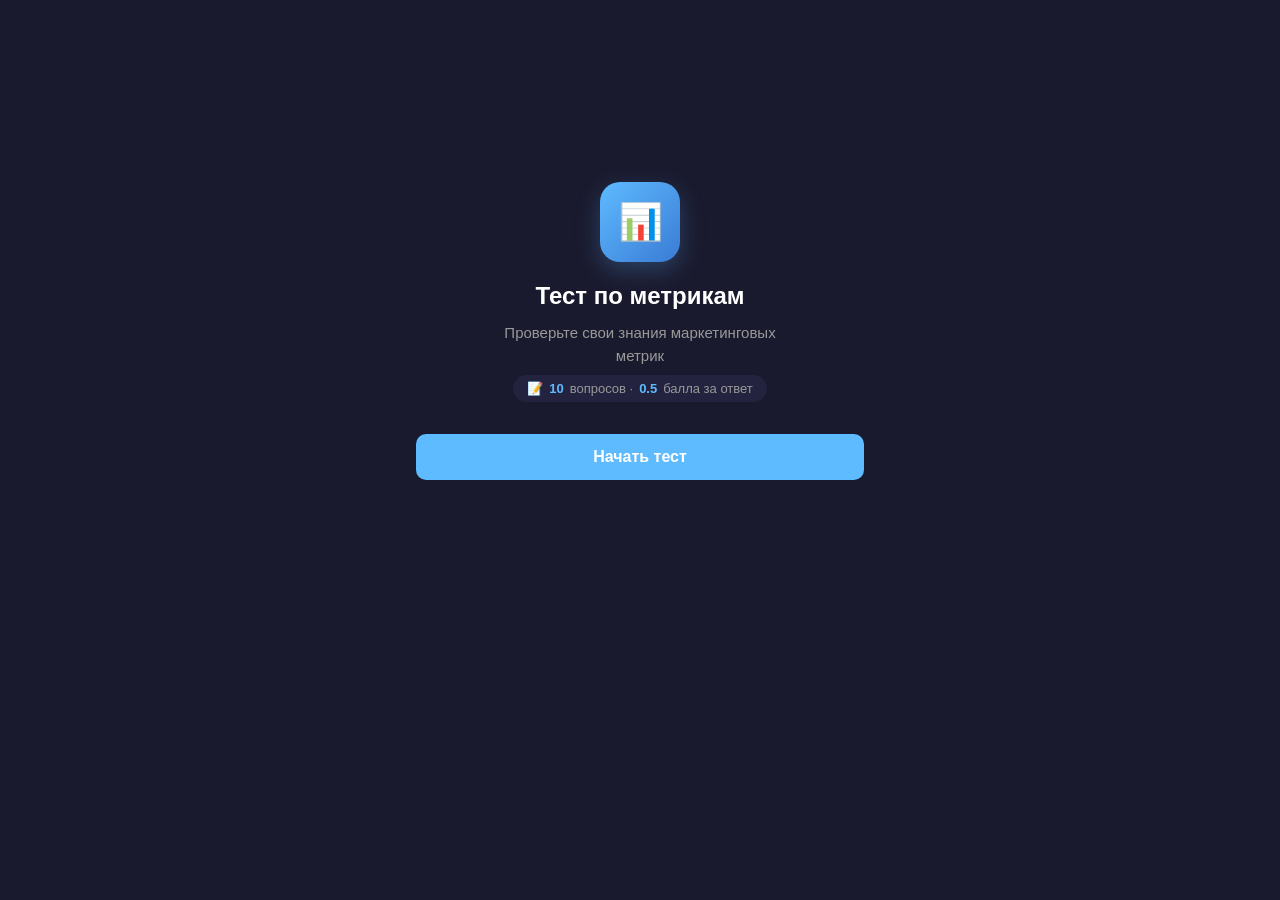
<file: webapp/quiz.html>
<!DOCTYPE html>
<html lang="ru">
<head>
    <meta charset="UTF-8">
    <meta name="viewport" content="width=device-width, initial-scale=1.0">
    <title>Тест по метрикам</title>
    <script src="https://telegram.org/js/telegram-web-app.js"></script>
    <link rel="stylesheet" href="css/style.css">
    <style>
        /* Start screen */
        #screen-start, #screen-result, #screen-register, #screen-analyzing {
            display: flex;
            flex-direction: column;
            align-items: center;
            justify-content: center;
            min-height: 70vh;
        }
        .quiz-icon {
            width: 80px;
            height: 80px;
            border-radius: 20px;
            background: linear-gradient(135deg, var(--btn-bg), #3a7bd5);
            display: flex;
            align-items: center;
            justify-content: center;
            font-size: 36px;
            margin-bottom: 20px;
            box-shadow: 0 8px 24px rgba(94, 187, 255, 0.25);
        }
        .quiz-subtitle {
            color: var(--hint);
            font-size: 15px;
            text-align: center;
            line-height: 1.5;
            max-width: 280px;
            margin-bottom: 8px;
        }
        .quiz-badge {
            display: inline-flex;
            align-items: center;
            gap: 6px;
            background: var(--secondary-bg);
            border-radius: 20px;
            padding: 6px 14px;
            font-size: 13px;
            color: var(--hint);
            margin-bottom: 32px;
        }
        .quiz-badge span { color: var(--btn-bg); font-weight: 600; }

        /* Progress */
        .quiz-progress {
            text-align: center;
            color: var(--hint);
            font-size: 13px;
            margin-bottom: 12px;
            font-weight: 500;
        }
        .progress-bar-track {
            height: 6px;
            background: var(--secondary-bg);
            border-radius: 3px;
            margin-bottom: 28px;
            overflow: hidden;
        }
        .progress-bar-fill {
            height: 100%;
            background: linear-gradient(90deg, var(--btn-bg), #3a7bd5);
            border-radius: 3px;
            transition: width 0.4s ease-out;
        }

        /* Question animations */
        .question-body {
            transition: opacity 0.3s ease-out, transform 0.3s ease-out;
        }
        .question-body.slide-out {
            opacity: 0;
            transform: translateX(-30px);
        }
        .question-body.slide-in {
            opacity: 0;
            transform: translateX(30px);
        }

        /* Question */
        .quiz-question {
            font-size: 18px;
            font-weight: 600;
            margin-bottom: 24px;
            line-height: 1.45;
        }

        /* Option cards */
        .option-card {
            background: var(--secondary-bg);
            border: 2px solid transparent;
            border-radius: 12px;
            padding: 16px;
            margin-bottom: 10px;
            cursor: pointer;
            font-size: 15px;
            line-height: 1.4;
            transition: border-color 0.2s, background 0.2s, transform 0.15s, opacity 0.3s;
            position: relative;
            opacity: 0;
            animation: fadeInUp 0.3s ease-out forwards;
        }
        .option-card:nth-child(1) { animation-delay: 0.05s; }
        .option-card:nth-child(2) { animation-delay: 0.1s; }
        .option-card:nth-child(3) { animation-delay: 0.15s; }
        .option-card:nth-child(4) { animation-delay: 0.2s; }

        @keyframes fadeInUp {
            from { opacity: 0; transform: translateY(12px); }
            to { opacity: 1; transform: translateY(0); }
        }

        .option-card:hover {
            border-color: var(--hint);
        }
        .option-card:active {
            transform: scale(0.98);
        }
        .option-card.selected {
            border-color: var(--btn-bg);
            background: rgba(94, 187, 255, 0.1);
            box-shadow: 0 0 0 1px var(--btn-bg);
        }
        .option-card.selected::before {
            content: "\2713";
            position: absolute;
            right: 14px;
            top: 50%;
            transform: translateY(-50%);
            color: var(--btn-bg);
            font-weight: 700;
            font-size: 16px;
        }

        /* Analyzing screen */
        .analyzing-spinner {
            width: 80px;
            height: 80px;
            position: relative;
            margin-bottom: 28px;
        }
        .analyzing-spinner .ring {
            position: absolute;
            width: 100%;
            height: 100%;
            border-radius: 50%;
            border: 3px solid transparent;
        }
        .analyzing-spinner .ring:nth-child(1) {
            border-top-color: var(--btn-bg);
            animation: spin 1.2s linear infinite;
        }
        .analyzing-spinner .ring:nth-child(2) {
            border-right-color: #3a7bd5;
            animation: spin 1.8s linear infinite reverse;
            width: 60px; height: 60px;
            top: 10px; left: 10px;
        }
        .analyzing-spinner .ring:nth-child(3) {
            border-bottom-color: var(--hint);
            animation: spin 2.4s linear infinite;
            width: 40px; height: 40px;
            top: 20px; left: 20px;
        }
        @keyframes spin { to { transform: rotate(360deg); } }

        .analyzing-text {
            font-size: 16px;
            font-weight: 600;
            text-align: center;
            margin-bottom: 8px;
        }
        .analyzing-sub {
            color: var(--hint);
            font-size: 13px;
            text-align: center;
        }
        .analyzing-dots::after {
            content: "";
            animation: dots 1.5s steps(3) infinite;
        }
        @keyframes dots {
            0%   { content: ""; }
            33%  { content: "."; }
            66%  { content: ".."; }
            100% { content: "..."; }
        }
        .analyzing-steps {
            margin-top: 24px;
            width: 100%;
            max-width: 260px;
        }
        .analyzing-step {
            display: flex;
            align-items: center;
            gap: 10px;
            font-size: 13px;
            color: var(--hint);
            padding: 6px 0;
            opacity: 0;
            animation: fadeInStep 0.4s ease-out forwards;
        }
        .analyzing-step:nth-child(1) { animation-delay: 0.2s; }
        .analyzing-step:nth-child(2) { animation-delay: 0.8s; }
        .analyzing-step:nth-child(3) { animation-delay: 1.4s; }
        .analyzing-step .step-icon {
            width: 20px;
            height: 20px;
            border-radius: 50%;
            background: var(--secondary-bg);
            display: flex;
            align-items: center;
            justify-content: center;
            font-size: 11px;
            flex-shrink: 0;
        }
        .analyzing-step.done .step-icon {
            background: var(--btn-bg);
            color: #fff;
        }
        @keyframes fadeInStep {
            from { opacity: 0; transform: translateX(-10px); }
            to { opacity: 1; transform: translateX(0); }
        }

        /* Result screen */
        .result-circle {
            width: 120px;
            height: 120px;
            border-radius: 50%;
            border: 4px solid var(--btn-bg);
            display: flex;
            flex-direction: column;
            align-items: center;
            justify-content: center;
            margin: 0 auto 20px;
            box-shadow: 0 0 30px rgba(94, 187, 255, 0.2);
            animation: scaleIn 0.5s ease-out;
        }
        @keyframes scaleIn {
            from { transform: scale(0.5); opacity: 0; }
            to { transform: scale(1); opacity: 1; }
        }
        .result-score {
            font-size: 42px;
            font-weight: 700;
            color: var(--btn-bg);
            line-height: 1;
        }
        .result-total {
            font-size: 14px;
            color: var(--hint);
            margin-top: 2px;
        }
        .result-message {
            text-align: center;
            color: var(--hint);
            font-size: 15px;
            margin-top: 8px;
            margin-bottom: 24px;
            animation: fadeInUp 0.5s ease-out 0.3s both;
        }

        /* Registration adjustments */
        #screen-register {
            align-items: stretch;
            justify-content: flex-start;
            min-height: auto;
            padding-top: 20px;
        }
    </style>
</head>
<body>
    <!-- Start screen -->
    <div id="screen-start" class="screen">
        <div class="quiz-icon">📊</div>
        <h1 style="text-align:center;margin-bottom:12px">Тест по метрикам</h1>
        <p class="quiz-subtitle">Проверьте свои знания маркетинговых метрик</p>
        <div class="quiz-badge">📝 <span>10</span> вопросов · <span>0.5</span> балла за ответ</div>
        <button class="btn-primary" id="btn-start">Начать тест</button>
    </div>

    <!-- Registration -->
    <div id="screen-register" class="screen hidden">
        <h1>Регистрация</h1>
        <p class="hint">Для прохождения теста укажите группу и ФИО</p>
        <div class="form-group">
            <label>Группа</label>
            <div class="group-buttons" id="quiz-group-select">
                <div class="group-btn" data-val="МДК01">МДК01</div>
                <div class="group-btn" data-val="МДК02">МДК02</div>
                <div class="group-btn" data-val="МДК03">МДК03</div>
                <div class="group-btn" data-val="МДК04">МДК04</div>
            </div>
        </div>
        <div class="form-group">
            <label>ФИО</label>
            <input type="text" id="quiz-reg-name" placeholder="Иванов Иван Иванович">
        </div>
        <button class="btn-primary" id="btn-register">Продолжить</button>
    </div>

    <!-- Question screen -->
    <div id="screen-question" class="screen hidden">
        <div class="quiz-progress" id="quiz-progress">Вопрос 1 из 10</div>
        <div class="progress-bar-track"><div class="progress-bar-fill" id="progress-fill"></div></div>
        <div class="question-body" id="question-body">
            <div class="quiz-question" id="quiz-question-text"></div>
            <div id="quiz-options"></div>
        </div>
        <button class="btn-primary" id="btn-next" disabled style="margin-top:20px">Далее →</button>
    </div>

    <!-- Analyzing screen -->
    <div id="screen-analyzing" class="screen hidden">
        <div class="analyzing-spinner">
            <div class="ring"></div>
            <div class="ring"></div>
            <div class="ring"></div>
        </div>
        <div class="analyzing-text">Анализируем ответы<span class="analyzing-dots"></span></div>
        <div class="analyzing-sub">Подождите, это займёт пару секунд</div>
        <div class="analyzing-steps">
            <div class="analyzing-step done"><div class="step-icon">✓</div> Ответы получены</div>
            <div class="analyzing-step"><div class="step-icon">⟳</div> Проверяем правильность</div>
            <div class="analyzing-step"><div class="step-icon">⟳</div> Подсчитываем баллы</div>
        </div>
    </div>

    <!-- Result screen -->
    <div id="screen-result" class="screen hidden">
        <div class="result-circle">
            <div class="result-score" id="result-score">0</div>
            <div class="result-total">из 5</div>
        </div>
        <h2 style="text-align:center;margin-bottom:4px">Тест завершён!</h2>
        <p class="result-message" id="result-message">Ваши ответы сохранены</p>
        <button class="btn-secondary" id="btn-close" onclick="Telegram.WebApp.close()">Закрыть</button>
    </div>

    <script src="js/quiz.js"></script>
</body>
</html>
</file>
<file: webapp/css/style.css>
:root {
    --bg: var(--tg-theme-bg-color, #1a1a2e);
    --text: var(--tg-theme-text-color, #ffffff);
    --hint: var(--tg-theme-hint-color, #999999);
    --link: var(--tg-theme-link-color, #5ebbff);
    --btn-bg: var(--tg-theme-button-color, #5ebbff);
    --btn-text: var(--tg-theme-button-text-color, #ffffff);
    --secondary-bg: var(--tg-theme-secondary-bg-color, #232340);
    --section-bg: var(--tg-theme-section-bg-color, #2a2a4a);
}

* { box-sizing: border-box; margin: 0; padding: 0; }

body {
    font-family: -apple-system, BlinkMacSystemFont, 'Segoe UI', Roboto, sans-serif;
    background: var(--bg);
    color: var(--text);
    padding: 16px;
    max-width: 480px;
    margin: 0 auto;
}

.hidden { display: none !important; }

h1 { font-size: 24px; margin-bottom: 20px; }
h2 { font-size: 20px; margin-bottom: 16px; }
h3 { font-size: 16px; margin: 20px 0 12px; color: var(--link); }

.hint {
    color: var(--hint);
    font-size: 14px;
    margin-bottom: 16px;
}

/* Forms */
.form-group {
    margin-bottom: 16px;
}

.form-group label {
    display: block;
    font-size: 14px;
    margin-bottom: 6px;
    color: var(--hint);
}

input[type="text"],
input[type="url"],
input[type="number"],
textarea,
select {
    width: 100%;
    padding: 12px;
    border: 1px solid var(--hint);
    border-radius: 10px;
    background: var(--secondary-bg);
    color: var(--text);
    font-size: 15px;
    outline: none;
    transition: border-color 0.2s;
}

input:focus, textarea:focus, select:focus {
    border-color: var(--link);
}

textarea { resize: vertical; }

.inline-group {
    display: flex;
    gap: 8px;
}
.inline-group input:first-child { flex: 0 0 80px; }
.inline-group input:last-child { flex: 1; }

/* Group selection */
.group-buttons {
    display: grid;
    grid-template-columns: 1fr 1fr;
    gap: 8px;
}

.group-btn {
    padding: 12px;
    border: 2px solid var(--hint);
    border-radius: 10px;
    background: var(--secondary-bg);
    color: var(--text);
    font-size: 15px;
    cursor: pointer;
    text-align: center;
    transition: all 0.2s;
}

.group-btn.selected {
    border-color: var(--link);
    background: var(--btn-bg);
    color: var(--btn-text);
}

/* Buttons */
.btn-primary, .btn-secondary {
    padding: 14px 24px;
    border: none;
    border-radius: 10px;
    font-size: 16px;
    font-weight: 600;
    cursor: pointer;
    width: 100%;
    transition: opacity 0.2s;
}

.btn-primary {
    background: var(--btn-bg);
    color: var(--btn-text);
}

.btn-secondary {
    background: var(--secondary-bg);
    color: var(--text);
    border: 1px solid var(--hint);
}

.btn-primary:disabled { opacity: 0.5; cursor: default; }

.nav-buttons {
    display: flex;
    gap: 8px;
    margin-top: 24px;
}
.nav-buttons .btn-secondary { width: auto; flex: 0 0 auto; }
.nav-buttons .btn-primary { flex: 1; }

/* Progress bar */
#progress-bar {
    display: flex;
    justify-content: space-between;
    margin-bottom: 24px;
    padding: 12px 0;
    border-bottom: 1px solid var(--secondary-bg);
}

.step-indicator {
    font-size: 13px;
    color: var(--hint);
    display: flex;
    align-items: center;
    gap: 6px;
}

.step-indicator span {
    display: inline-flex;
    align-items: center;
    justify-content: center;
    width: 24px;
    height: 24px;
    border-radius: 50%;
    background: var(--secondary-bg);
    font-weight: 600;
    font-size: 12px;
}

.step-indicator.active { color: var(--link); }
.step-indicator.active span { background: var(--btn-bg); color: var(--btn-text); }
.step-indicator.done span { background: #4caf50; color: #fff; }

/* Checklist */
.checklist-item {
    background: var(--secondary-bg);
    border-radius: 10px;
    padding: 12px;
    margin-bottom: 8px;
}

.checklist-item label {
    font-size: 14px;
    margin-bottom: 8px;
    display: block;
}

.toggle-group {
    display: flex;
    gap: 8px;
    margin-bottom: 8px;
}

.toggle-btn {
    padding: 6px 16px;
    border: 1px solid var(--hint);
    border-radius: 8px;
    background: transparent;
    color: var(--text);
    cursor: pointer;
    font-size: 13px;
}

.toggle-btn.selected-yes { background: #4caf50; border-color: #4caf50; color: #fff; }
.toggle-btn.selected-no { background: #f44336; border-color: #f44336; color: #fff; }

.checklist-item textarea {
    font-size: 13px;
    padding: 8px;
}

/* Site reminder */
.site-reminder {
    background: var(--secondary-bg);
    border-left: 3px solid var(--link);
    padding: 8px 12px;
    margin-bottom: 16px;
    font-size: 14px;
    color: var(--link);
    border-radius: 0 8px 8px 0;
}

/* Summary */
.summary-section {
    background: var(--secondary-bg);
    border-radius: 10px;
    padding: 12px;
    margin-bottom: 12px;
}
.summary-section h4 {
    font-size: 14px;
    color: var(--link);
    margin-bottom: 8px;
}
.summary-field {
    font-size: 13px;
    color: var(--hint);
    margin: 4px 0;
}
.summary-field strong {
    color: var(--text);
}
.summary-stat {
    display: flex;
    justify-content: space-between;
    padding: 12px;
    background: var(--secondary-bg);
    border-radius: 10px;
    margin-bottom: 12px;
    font-size: 15px;
}
.summary-stat .count { font-weight: 700; color: var(--link); }
.summary-stat.warn .count { color: #f9a825; }
.summary-stat.ok .count { color: #4caf50; }

/* Done screen */
.done-icon {
    width: 80px;
    height: 80px;
    border-radius: 50%;
    background: #4caf50;
    color: #fff;
    font-size: 40px;
    display: flex;
    align-items: center;
    justify-content: center;
    margin: 40px auto 20px;
}

#screen-done {
    text-align: center;
}
#screen-done p {
    color: var(--hint);
    margin-top: 8px;
}
</file>
<file: webapp/css/metrics.css>
/* --- Metrics Trainer — Q1 Presentation Style --- */
/* Based on deniskobyalko-tech.github.io/q1-presentation */

@import url('https://fonts.googleapis.com/css2?family=Manrope:wght@400;500;600;700;800&display=swap');

:root {
    --bg: #0F0F0F;
    --slide-bg: #1A1A1A;
    --card: #2A2A2A;
    --card-hover: #333333;
    --card-dark: #0A0A0A;
    --text: #F5F5F5;
    --text-secondary: #BDBDBD;
    --text-muted: #7A7A7A;
    --red: #E31E24;
    --red-dark: #C41A1F;
    --red-light: #FF4449;
    --green: #4CAF50;
    --green-light: #66BB6A;
    --white: #FFFFFF;
    --border: #2E2E2E;
    --radius: 24px;
    --radius-sm: 18px;
    --radius-xs: 12px;
    --radius-pill: 100px;
}

* { margin: 0; padding: 0; box-sizing: border-box; }

body {
    font-family: 'Manrope', -apple-system, system-ui, sans-serif;
    background: var(--bg);
    color: var(--text);
    -webkit-font-smoothing: antialiased;
    padding: 20px 16px 40px;
    max-width: 560px;
    margin: 0 auto;
    min-height: 100vh;
}

.hidden { display: none !important; }

@keyframes fade-up {
    from { opacity: 0; transform: translateY(12px); }
    to { opacity: 1; transform: translateY(0); }
}

/* ===== SECTIONS ===== */

.section-block {
    margin-bottom: 32px;
    animation: fade-up 0.5s ease-out both;
}

.section-block:nth-child(2) { animation-delay: 0.1s; }
.section-block:nth-child(3) { animation-delay: 0.2s; }

.section-label {
    font-size: 13px;
    font-weight: 700;
    color: var(--red);
    letter-spacing: -0.3px;
    margin-bottom: 6px;
}

.section-title {
    font-size: 32px;
    font-weight: 800;
    letter-spacing: -1px;
    line-height: 1.05;
    color: var(--text);
    margin-bottom: 8px;
}

.section-desc {
    font-size: 15px;
    font-weight: 500;
    color: var(--text-secondary);
    line-height: 1.45;
    margin-bottom: 20px;
}

/* ===== TRAINER HEADER ===== */

.trainer-header {
    margin-bottom: 24px;
    animation: fade-up 0.5s ease-out;
}

.trainer-header h1 {
    font-size: 40px;
    font-weight: 800;
    letter-spacing: -1.5px;
    line-height: 1.05;
    color: var(--text);
    margin-bottom: 10px;
}

.trainer-header .hint {
    font-size: 15px;
    font-weight: 500;
    color: var(--text-secondary);
    line-height: 1.45;
    margin-bottom: 20px;
}

.btn-primary {
    font-family: 'Manrope', sans-serif;
    display: inline-block;
    background: var(--red);
    color: var(--white);
    font-weight: 700;
    font-size: 15px;
    padding: 14px 28px;
    border-radius: var(--radius-pill);
    border: none;
    cursor: pointer;
    transition: background 0.2s, transform 0.1s;
    letter-spacing: -0.2px;
}

.btn-primary:hover {
    background: var(--red-dark);
}

.btn-primary:active {
    transform: scale(0.98);
}

/* ===== METRICS GRID ===== */

.metrics-grid {
    display: grid;
    grid-template-columns: 1fr 1fr;
    gap: 12px;
    margin-bottom: 24px;
}

.metric-card {
    background: var(--card);
    border-radius: var(--radius-sm);
    padding: 18px 20px;
    cursor: pointer;
    transition: background 0.2s, transform 0.1s;
    position: relative;
    -webkit-tap-highlight-color: transparent;
    animation: fade-up 0.4s ease-out both;
}

.metric-card:nth-child(1) { animation-delay: 0.05s; }
.metric-card:nth-child(2) { animation-delay: 0.1s; }
.metric-card:nth-child(3) { animation-delay: 0.15s; }
.metric-card:nth-child(4) { animation-delay: 0.2s; }
.metric-card:nth-child(5) { animation-delay: 0.25s; }
.metric-card:nth-child(6) { animation-delay: 0.3s; }
.metric-card:nth-child(7) { animation-delay: 0.35s; }
.metric-card:nth-child(8) { animation-delay: 0.4s; }

.metric-card:hover {
    background: var(--card-hover);
}

.metric-card:active {
    transform: scale(0.98);
}

.metric-card.tooltip-open {
    z-index: 200;
    background: var(--card-hover);
}

.metric-name {
    font-size: 12px;
    font-weight: 700;
    color: var(--text-muted);
    text-transform: uppercase;
    letter-spacing: 0.5px;
    margin-bottom: 8px;
}

.metric-value {
    font-size: 28px;
    font-weight: 800;
    letter-spacing: -1.2px;
    line-height: 1;
    color: var(--text);
    margin-bottom: 6px;
}

.metric-delta {
    font-size: 13px;
    font-weight: 700;
    letter-spacing: -0.2px;
}

.delta-good { color: var(--green); }
.delta-bad { color: var(--red); }

.metrics-grid .metric-card:last-child:nth-child(odd) {
    grid-column: 1 / -1;
}

/* ===== TOOLTIPS ===== */

.metric-tooltip {
    position: absolute;
    top: calc(100% + 10px);
    left: 50%;
    transform: translateX(-50%);
    z-index: 300;
    background: var(--card-dark);
    color: var(--white);
    border: 1px solid var(--border);
    border-radius: var(--radius-sm);
    padding: 18px 20px;
    width: 280px;
    max-width: calc(100vw - 40px);
    box-shadow: 0 20px 50px rgba(0, 0, 0, 0.6);
    animation: fade-up 0.2s ease-out;
}

.metric-tooltip::before {
    content: "";
    position: absolute;
    top: -6px;
    left: 50%;
    transform: translateX(-50%) rotate(45deg);
    width: 12px;
    height: 12px;
    background: var(--card-dark);
    border-left: 1px solid var(--border);
    border-top: 1px solid var(--border);
}

.tooltip-title {
    font-size: 16px;
    font-weight: 800;
    letter-spacing: -0.5px;
    margin-bottom: 10px;
    color: var(--white);
}

.tooltip-formula {
    font-size: 12px;
    font-weight: 500;
    color: rgba(255, 255, 255, 0.9);
    background: rgba(255, 255, 255, 0.08);
    padding: 8px 12px;
    border-radius: var(--radius-xs);
    margin-bottom: 10px;
    line-height: 1.5;
}

.tooltip-norms {
    font-size: 13px;
    font-weight: 500;
    color: rgba(255, 255, 255, 0.7);
    margin-bottom: 10px;
    line-height: 1.5;
}

.tooltip-interpret {
    font-size: 14px;
    font-weight: 600;
    color: var(--white);
    border-top: 1px solid rgba(255, 255, 255, 0.15);
    padding-top: 10px;
    line-height: 1.45;
}

.tooltip-link {
    font-size: 12px;
    color: var(--red-light);
    font-weight: 500;
    margin-top: 10px;
    padding-top: 10px;
    border-top: 1px solid rgba(255, 255, 255, 0.12);
    line-height: 1.5;
}

/* ===== HINT BLOCK ===== */

.hint-block {
    margin-bottom: 20px;
}

.btn-hint {
    font-family: 'Manrope', sans-serif;
    padding: 10px 20px;
    border: 1.5px solid var(--border);
    border-radius: var(--radius-pill);
    background: var(--slide-bg);
    color: var(--text-secondary);
    font-size: 13px;
    font-weight: 600;
    cursor: pointer;
    transition: all 0.2s;
    letter-spacing: -0.2px;
}

.btn-hint:hover {
    border-color: var(--red);
    color: var(--red);
}

.hint-content {
    display: none;
    background: var(--card);
    border-radius: var(--radius);
    padding: 24px;
    margin-top: 12px;
    animation: fade-up 0.3s ease-out;
}

.hint-title {
    font-size: 13px;
    font-weight: 700;
    color: var(--red);
    margin-bottom: 16px;
    letter-spacing: -0.2px;
}

.hint-questions {
    display: flex;
    flex-direction: column;
    gap: 14px;
}

.hint-q {
    font-size: 16px;
    font-weight: 700;
    color: var(--text);
    line-height: 1.3;
    letter-spacing: -0.3px;
}

.hint-q span {
    display: block;
    margin-top: 4px;
    font-weight: 500;
    color: var(--text-secondary);
    font-size: 14px;
}

/* ===== DIAGNOSIS ===== */

.diagnosis-block {
    margin-bottom: 20px;
}

.btn-secondary {
    font-family: 'Manrope', sans-serif;
    background: var(--card);
    color: var(--text);
    font-weight: 700;
    font-size: 15px;
    padding: 14px 28px;
    border-radius: var(--radius-pill);
    border: 1.5px solid var(--border);
    cursor: pointer;
    transition: background 0.2s, transform 0.1s;
    letter-spacing: -0.2px;
}

.btn-secondary:hover {
    background: var(--card-hover);
    border-color: var(--red);
    color: var(--red);
}

.btn-secondary:active {
    transform: scale(0.98);
}

.diagnosis-content {
    display: none;
    background: var(--red);
    color: var(--white);
    border-radius: var(--radius);
    padding: 28px;
    margin-top: 14px;
    font-size: 15px;
    line-height: 1.6;
    white-space: pre-wrap;
    font-family: 'Manrope', sans-serif;
    font-weight: 500;
    animation: fade-up 0.3s ease-out;
    letter-spacing: -0.2px;
}

/* ===== HYPOTHESIS ===== */

.hypothesis-block {
    background: var(--card);
    border-radius: var(--radius);
    padding: 24px;
    margin-bottom: 24px;
    animation: fade-up 0.3s ease-out;
}

.hypothesis-title {
    font-size: 20px;
    font-weight: 800;
    color: var(--text);
    margin-bottom: 6px;
    letter-spacing: -0.5px;
}

.hypothesis-block .hint {
    font-size: 13px;
    font-weight: 500;
    color: var(--text-secondary);
    margin-bottom: 12px;
}

.hypothesis-block textarea {
    width: 100%;
    padding: 14px;
    border: 1.5px solid var(--border);
    border-radius: var(--radius-xs);
    background: var(--slide-bg);
    color: var(--text);
    font-size: 14px;
    font-family: 'Manrope', sans-serif;
    font-weight: 500;
    resize: vertical;
    outline: none;
    transition: border-color 0.2s;
    margin-bottom: 12px;
    line-height: 1.5;
}

.hypothesis-block textarea:focus {
    border-color: var(--red);
}

.hypothesis-block textarea::placeholder {
    color: var(--text-muted);
}

.btn-small {
    font-family: 'Manrope', sans-serif;
    background: var(--red);
    color: var(--white);
    font-weight: 700;
    font-size: 13px;
    padding: 10px 22px;
    border-radius: var(--radius-pill);
    border: none;
    cursor: pointer;
    transition: background 0.2s;
    letter-spacing: -0.2px;
}

.btn-small:hover {
    background: var(--red-dark);
}

.hypothesis-result {
    display: none;
    margin-top: 12px;
    font-size: 14px;
    color: var(--green);
    font-weight: 700;
}

/* ===== FUNNEL ===== */

.funnel {
    display: flex;
    flex-direction: column;
    gap: 8px;
    margin-bottom: 12px;
}

.funnel-step {
    cursor: pointer;
    transition: transform 0.1s;
    -webkit-tap-highlight-color: transparent;
}

.funnel-step:active {
    transform: scale(0.99);
}

.funnel-bar {
    background: var(--slide-bg);
    border: 1px solid var(--border);
    border-radius: var(--radius-sm);
    padding: 18px 22px;
    display: flex;
    justify-content: space-between;
    align-items: center;
    transition: border-color 0.2s;
    position: relative;
    overflow: hidden;
    width: 100%;
}

.funnel-fill {
    position: absolute;
    top: 0;
    left: 0;
    bottom: 0;
    background: var(--card);
    border-radius: var(--radius-sm) 0 0 var(--radius-sm);
    transition: background 0.2s;
    z-index: 0;
}

.funnel-step:hover .funnel-bar,
.funnel-step.active .funnel-bar {
    border-color: var(--red);
}

.funnel-step:hover .funnel-fill,
.funnel-step.active .funnel-fill {
    background: var(--red);
}

.funnel-label {
    font-size: 16px;
    font-weight: 700;
    color: var(--text);
    letter-spacing: -0.3px;
    position: relative;
    z-index: 1;
}

.funnel-pct {
    font-size: 13px;
    font-weight: 600;
    color: var(--text-muted);
    position: relative;
    z-index: 1;
}

.funnel-info,
.tree-info {
    display: none;
    background: var(--card-dark);
    color: var(--white);
    border-radius: var(--radius);
    padding: 24px;
    margin-top: 12px;
    animation: fade-up 0.25s ease-out;
}

.info-title {
    font-size: 20px;
    font-weight: 800;
    color: var(--white);
    margin-bottom: 14px;
    letter-spacing: -0.5px;
}

.info-metrics {
    display: flex;
    flex-direction: column;
    gap: 10px;
    margin-bottom: 14px;
}

.info-metric {
    font-size: 14px;
    color: rgba(255, 255, 255, 0.85);
    line-height: 1.5;
    font-weight: 500;
}

.info-metric strong {
    color: var(--white);
    font-weight: 700;
}

.info-insight {
    font-size: 13px;
    color: var(--red-light);
    font-weight: 600;
    border-top: 1px solid rgba(255, 255, 255, 0.15);
    padding-top: 12px;
    line-height: 1.5;
}

.info-formula {
    font-size: 13px;
    color: rgba(255, 255, 255, 0.9);
    background: rgba(255, 255, 255, 0.08);
    padding: 10px 14px;
    border-radius: var(--radius-xs);
    margin-bottom: 10px;
    font-weight: 500;
    line-height: 1.5;
}

.info-desc {
    font-size: 14px;
    color: rgba(255, 255, 255, 0.85);
    line-height: 1.5;
    margin-bottom: 10px;
    font-weight: 500;
}

.info-links {
    font-size: 13px;
    color: var(--red-light);
    font-weight: 600;
    border-top: 1px solid rgba(255, 255, 255, 0.12);
    padding-top: 10px;
    line-height: 1.5;
}

/* ===== TREE ===== */

.tree {
    display: flex;
    flex-direction: column;
    align-items: center;
    gap: 8px;
    margin-bottom: 12px;
}

.tree-level {
    display: flex;
    align-items: center;
    gap: 8px;
    flex-wrap: wrap;
    justify-content: center;
}

.tree-level-root {
    margin-bottom: 4px;
}

.tree-connector {
    color: var(--text-muted);
    font-size: 18px;
    font-weight: 700;
    line-height: 1;
}

.tree-x {
    color: var(--text-muted);
    font-size: 16px;
    font-weight: 500;
}

.tree-node {
    background: var(--card);
    border-radius: var(--radius-xs);
    padding: 10px 16px;
    font-size: 14px;
    font-weight: 700;
    color: var(--text);
    cursor: pointer;
    transition: all 0.2s;
    -webkit-tap-highlight-color: transparent;
    letter-spacing: -0.2px;
}

.tree-node:hover,
.tree-node.active {
    background: var(--red);
    color: var(--white);
}

.tree-root {
    background: var(--red);
    color: var(--white);
    font-size: 18px;
    padding: 14px 28px;
    border-radius: var(--radius-xs);
    letter-spacing: -0.5px;
}

.tree-root:hover,
.tree-root.active {
    background: var(--red-dark);
}

.tree-leaf {
    font-size: 12px;
    padding: 8px 12px;
    color: var(--text-secondary);
    background: transparent;
    border: 1px solid var(--border);
}

.tree-leaf:hover,
.tree-leaf.active {
    background: var(--red);
    color: var(--white);
    border-color: var(--red);
}

.tree-divider {
    width: 100%;
    text-align: center;
    position: relative;
    margin: 8px 0;
}

.tree-divider::before {
    content: "";
    position: absolute;
    top: 50%;
    left: 15%;
    right: 15%;
    height: 1px;
    background: var(--border);
}

.tree-divider span {
    position: relative;
    z-index: 1;
    background: var(--bg);
    padding: 0 12px;
    font-size: 11px;
    font-weight: 700;
    color: var(--text-muted);
    text-transform: uppercase;
    letter-spacing: 1px;
}

/* ===== MOBILE ===== */

@media (max-width: 420px) {
    body {
        padding: 16px 12px 32px;
    }

    .section-title {
        font-size: 28px;
    }

    .trainer-header h1 {
        font-size: 32px;
    }

    .metric-value {
        font-size: 24px;
    }

    .metric-card {
        padding: 16px;
    }

    .metric-tooltip {
        width: 240px;
        left: 0;
        transform: none;
    }

    .metric-card:nth-child(even) .metric-tooltip {
        left: auto;
        right: 0;
        transform: none;
    }

    .metric-card:nth-child(even) .metric-tooltip::before {
        left: auto;
        right: 24px;
    }

    .metric-card:nth-child(odd) .metric-tooltip::before {
        left: 24px;
        transform: rotate(45deg);
    }

    .metrics-grid {
        gap: 10px;
    }
}
</file>
